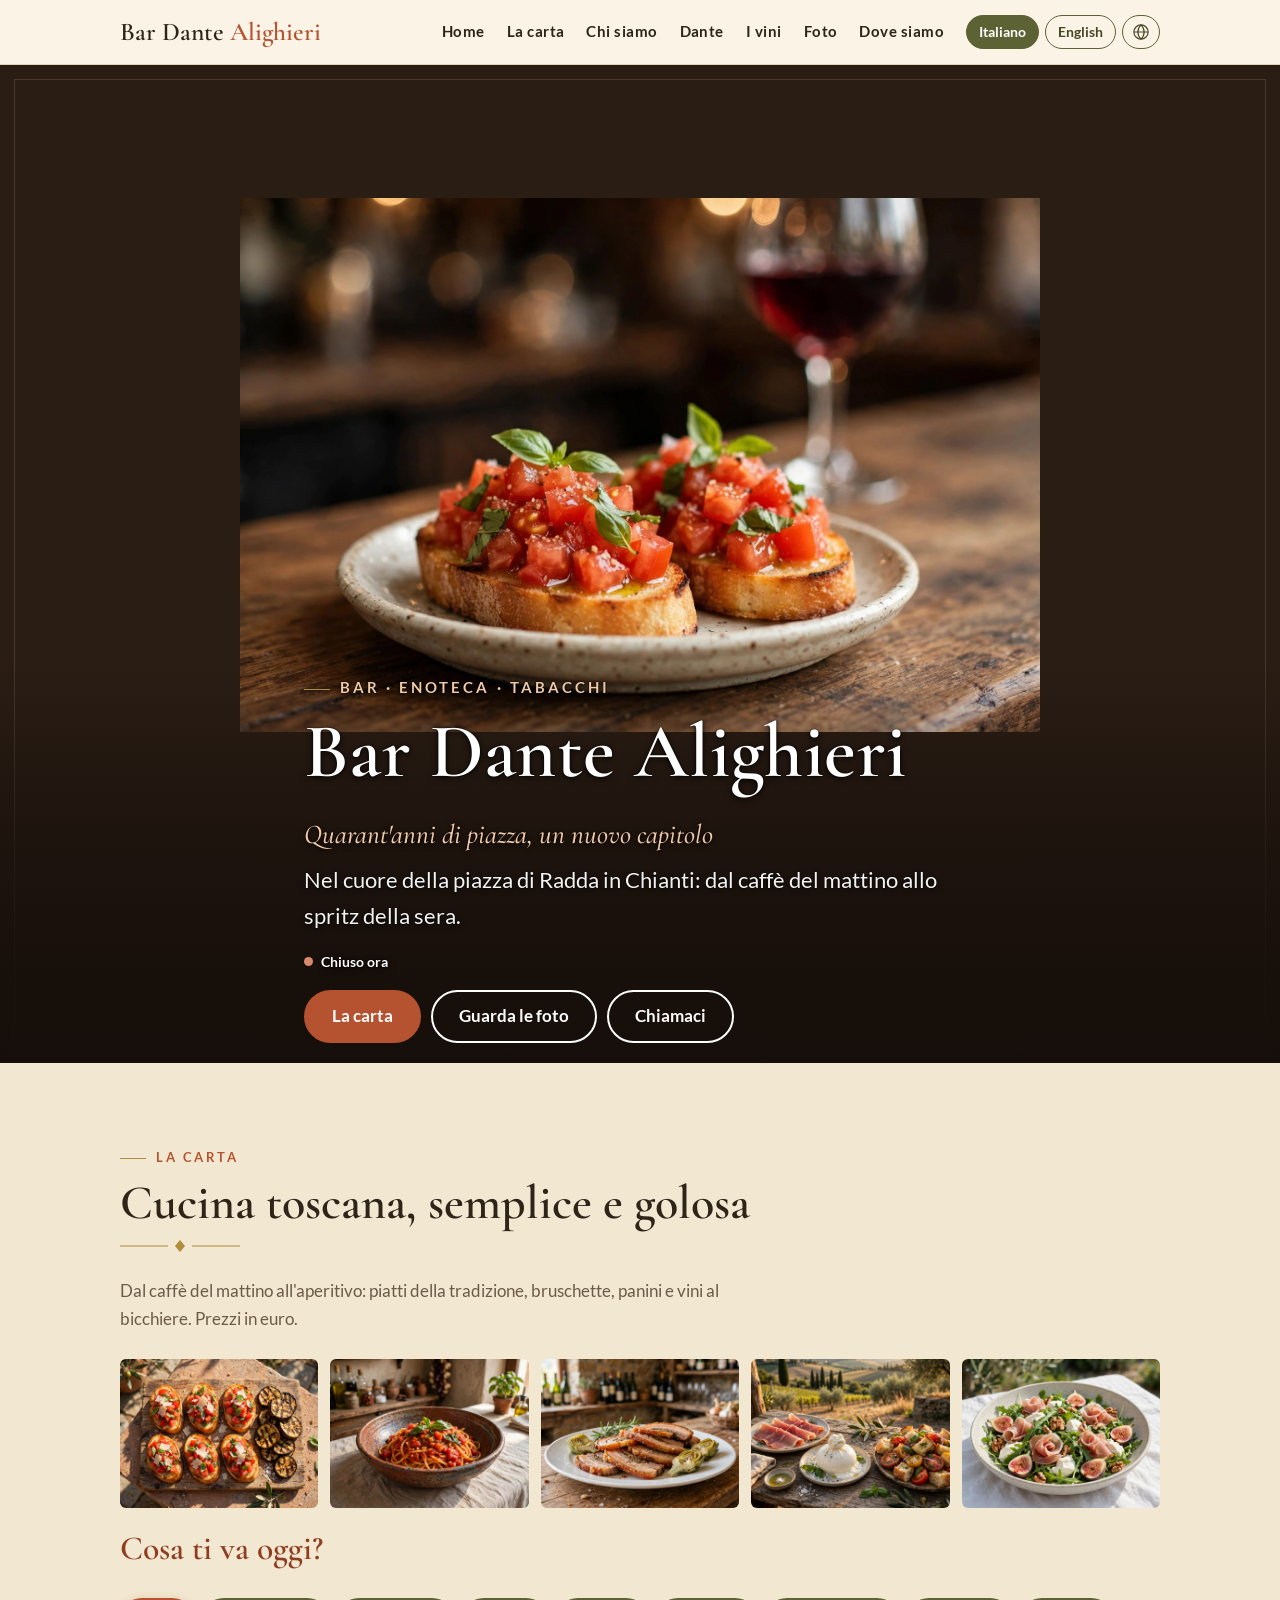
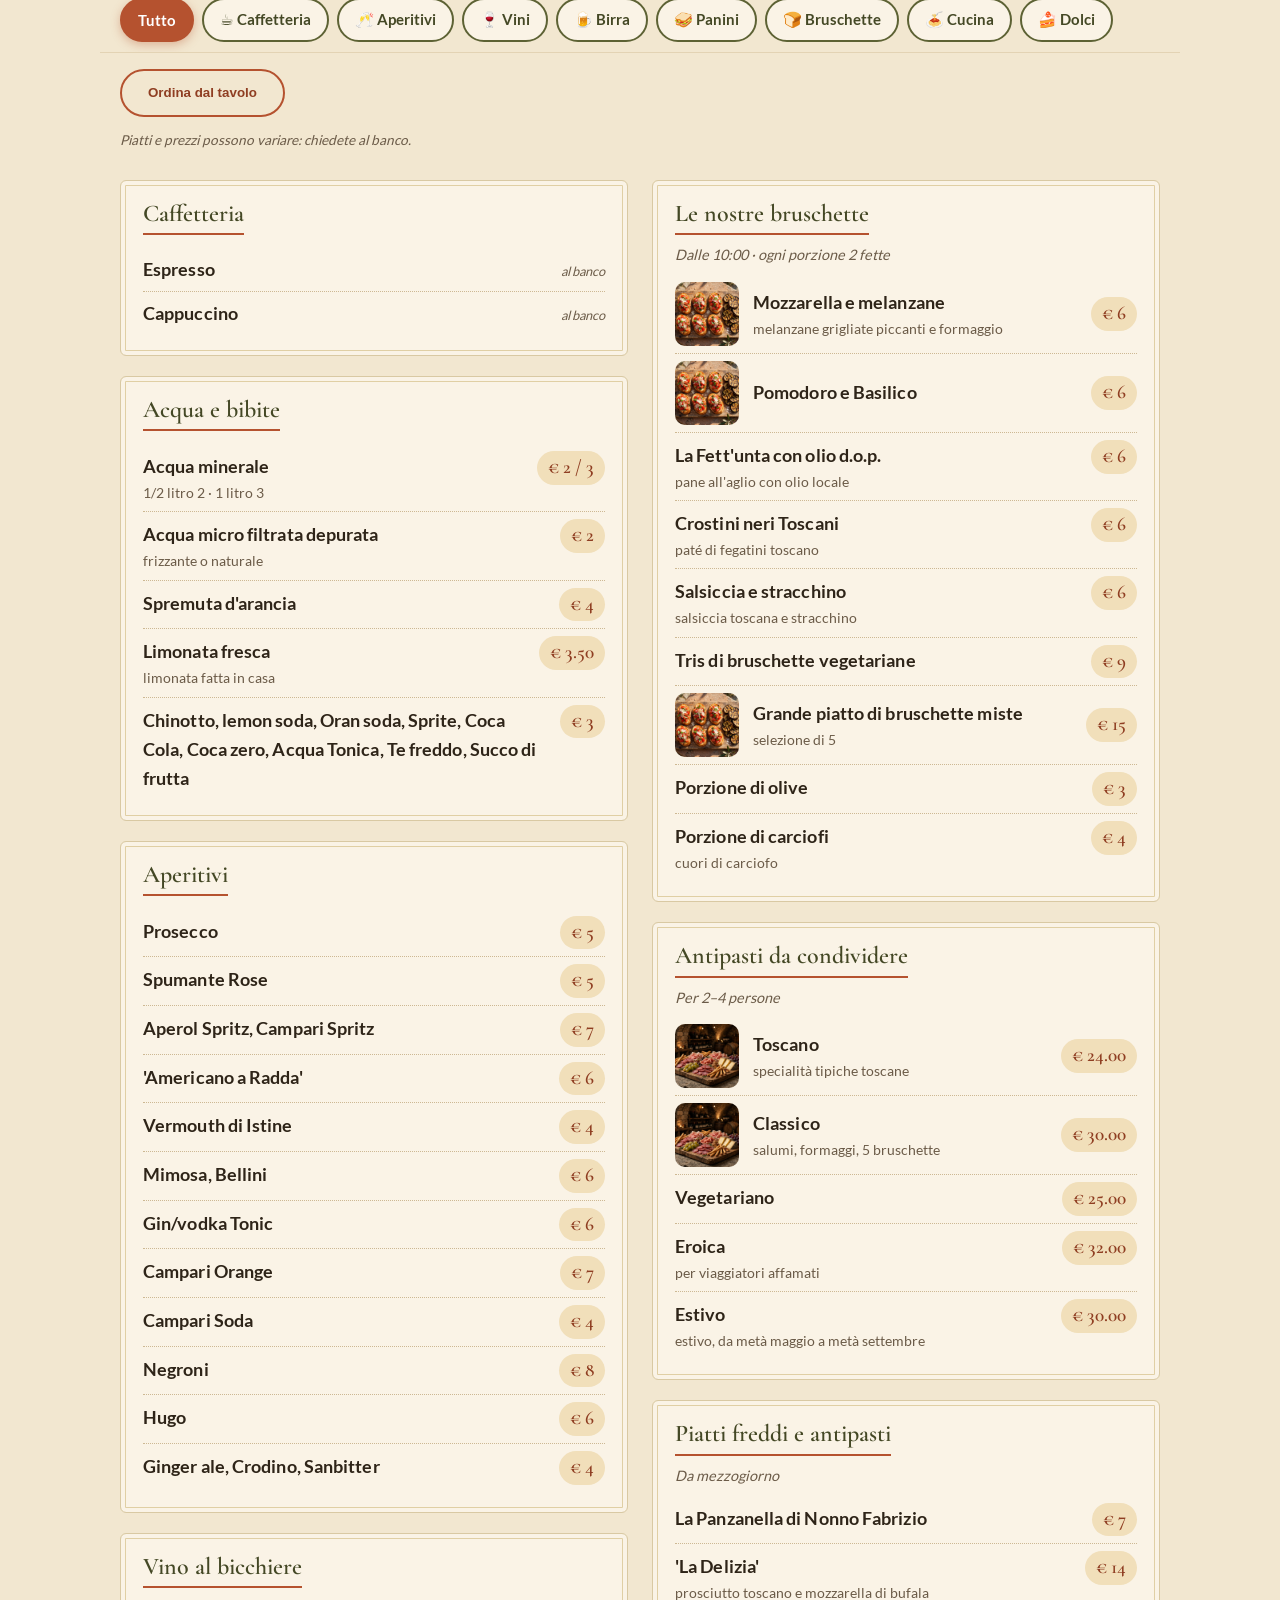
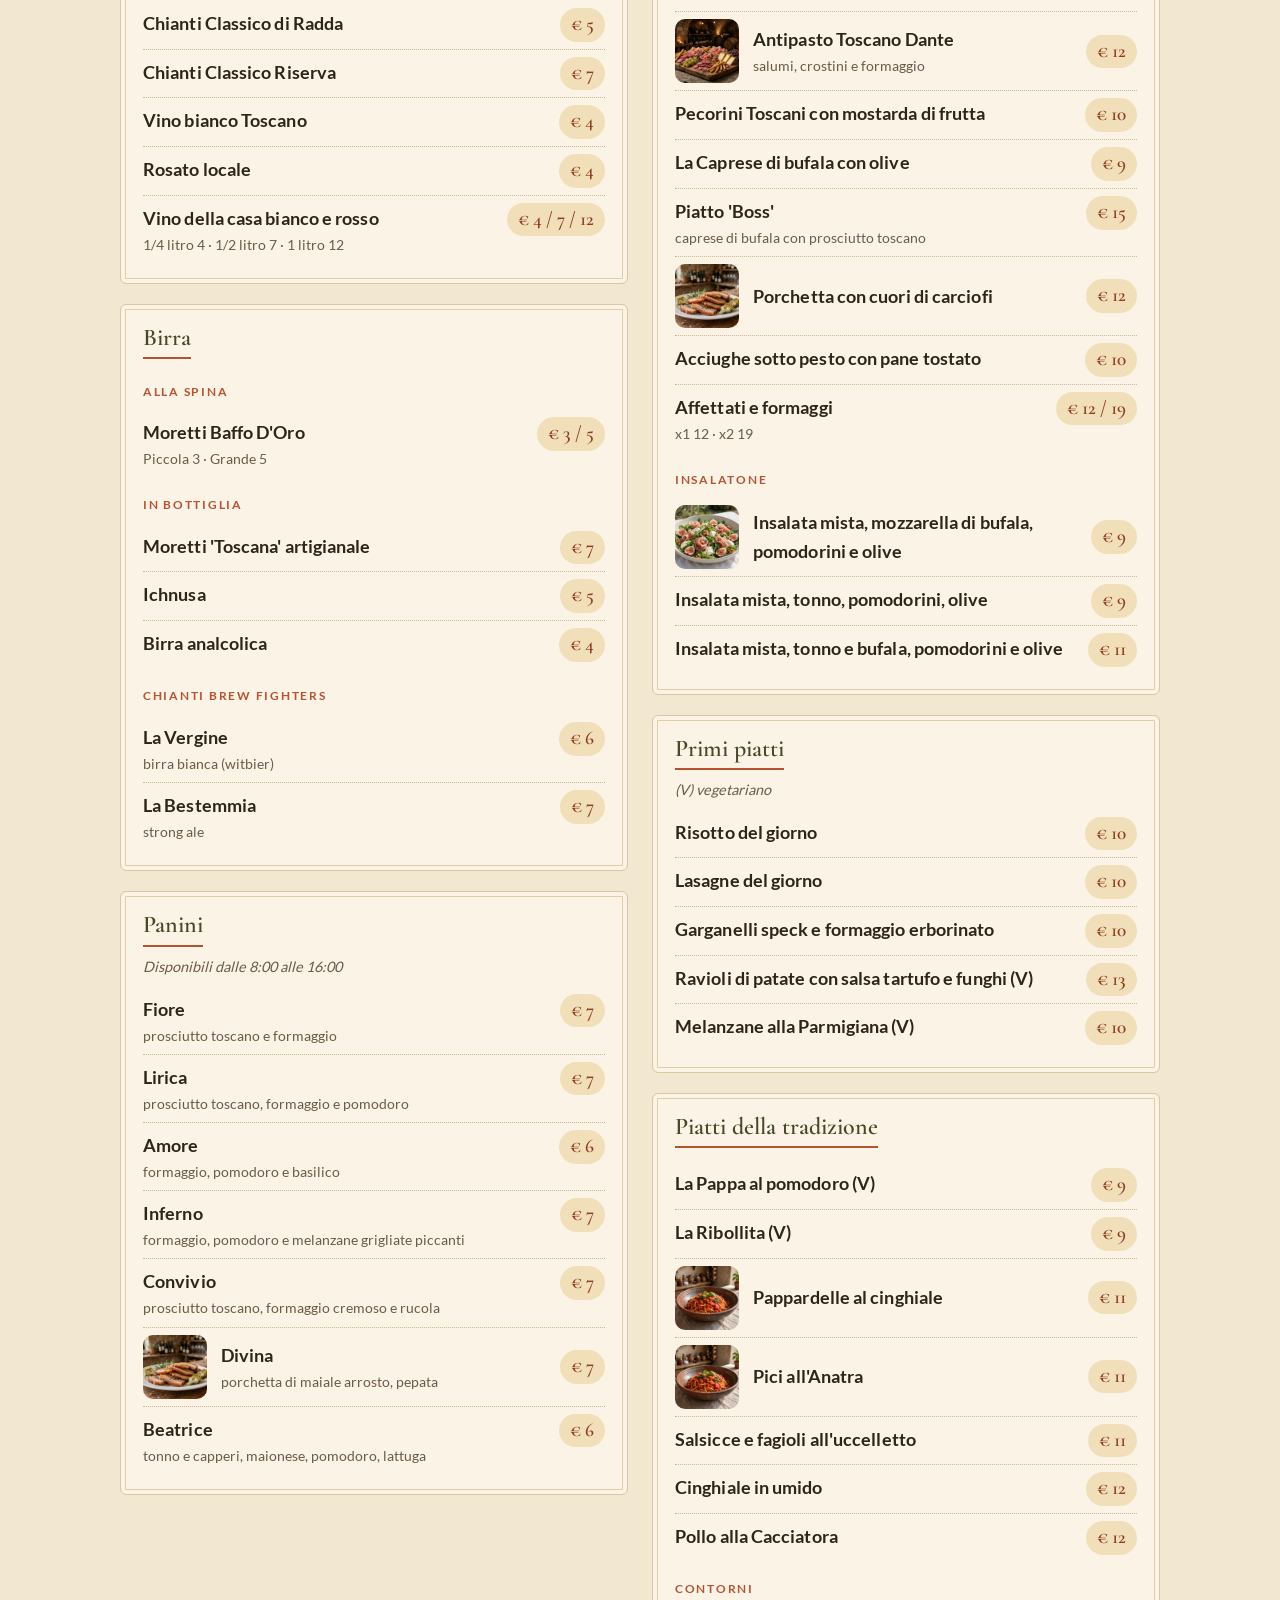
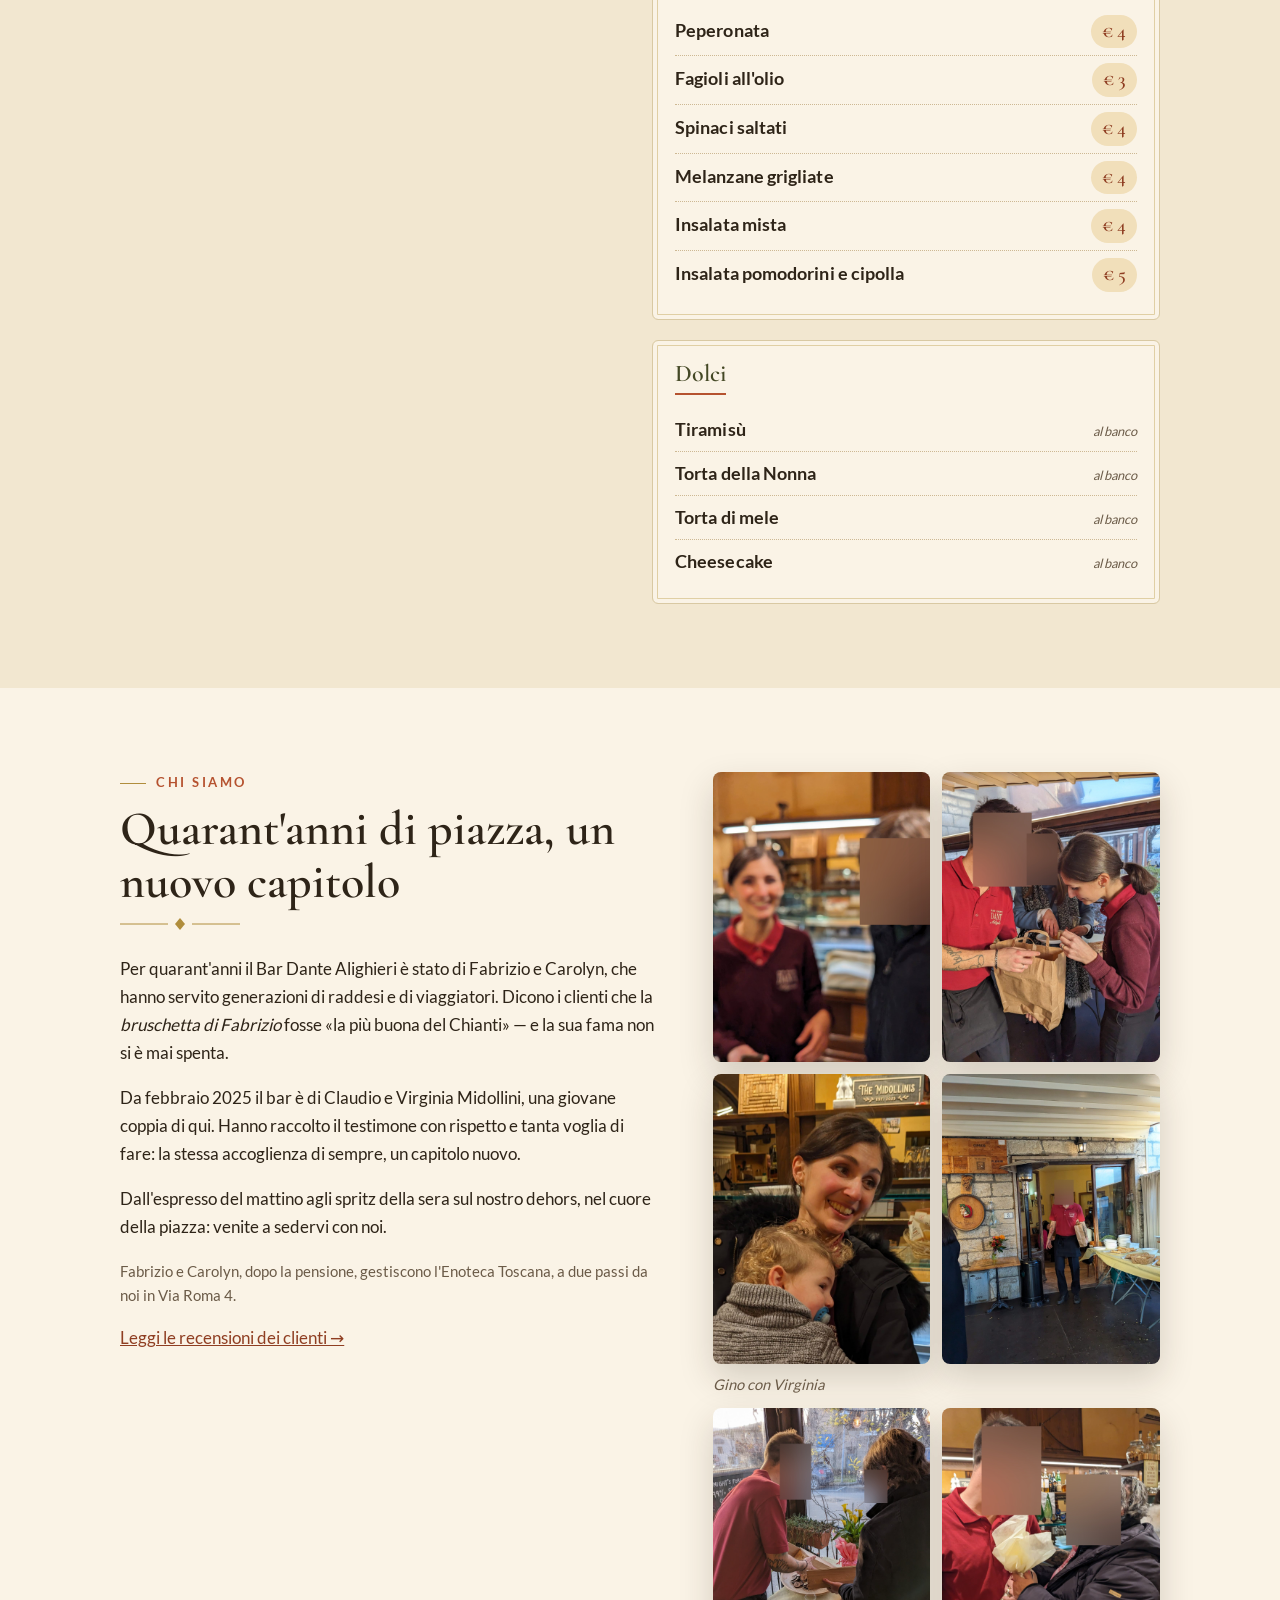
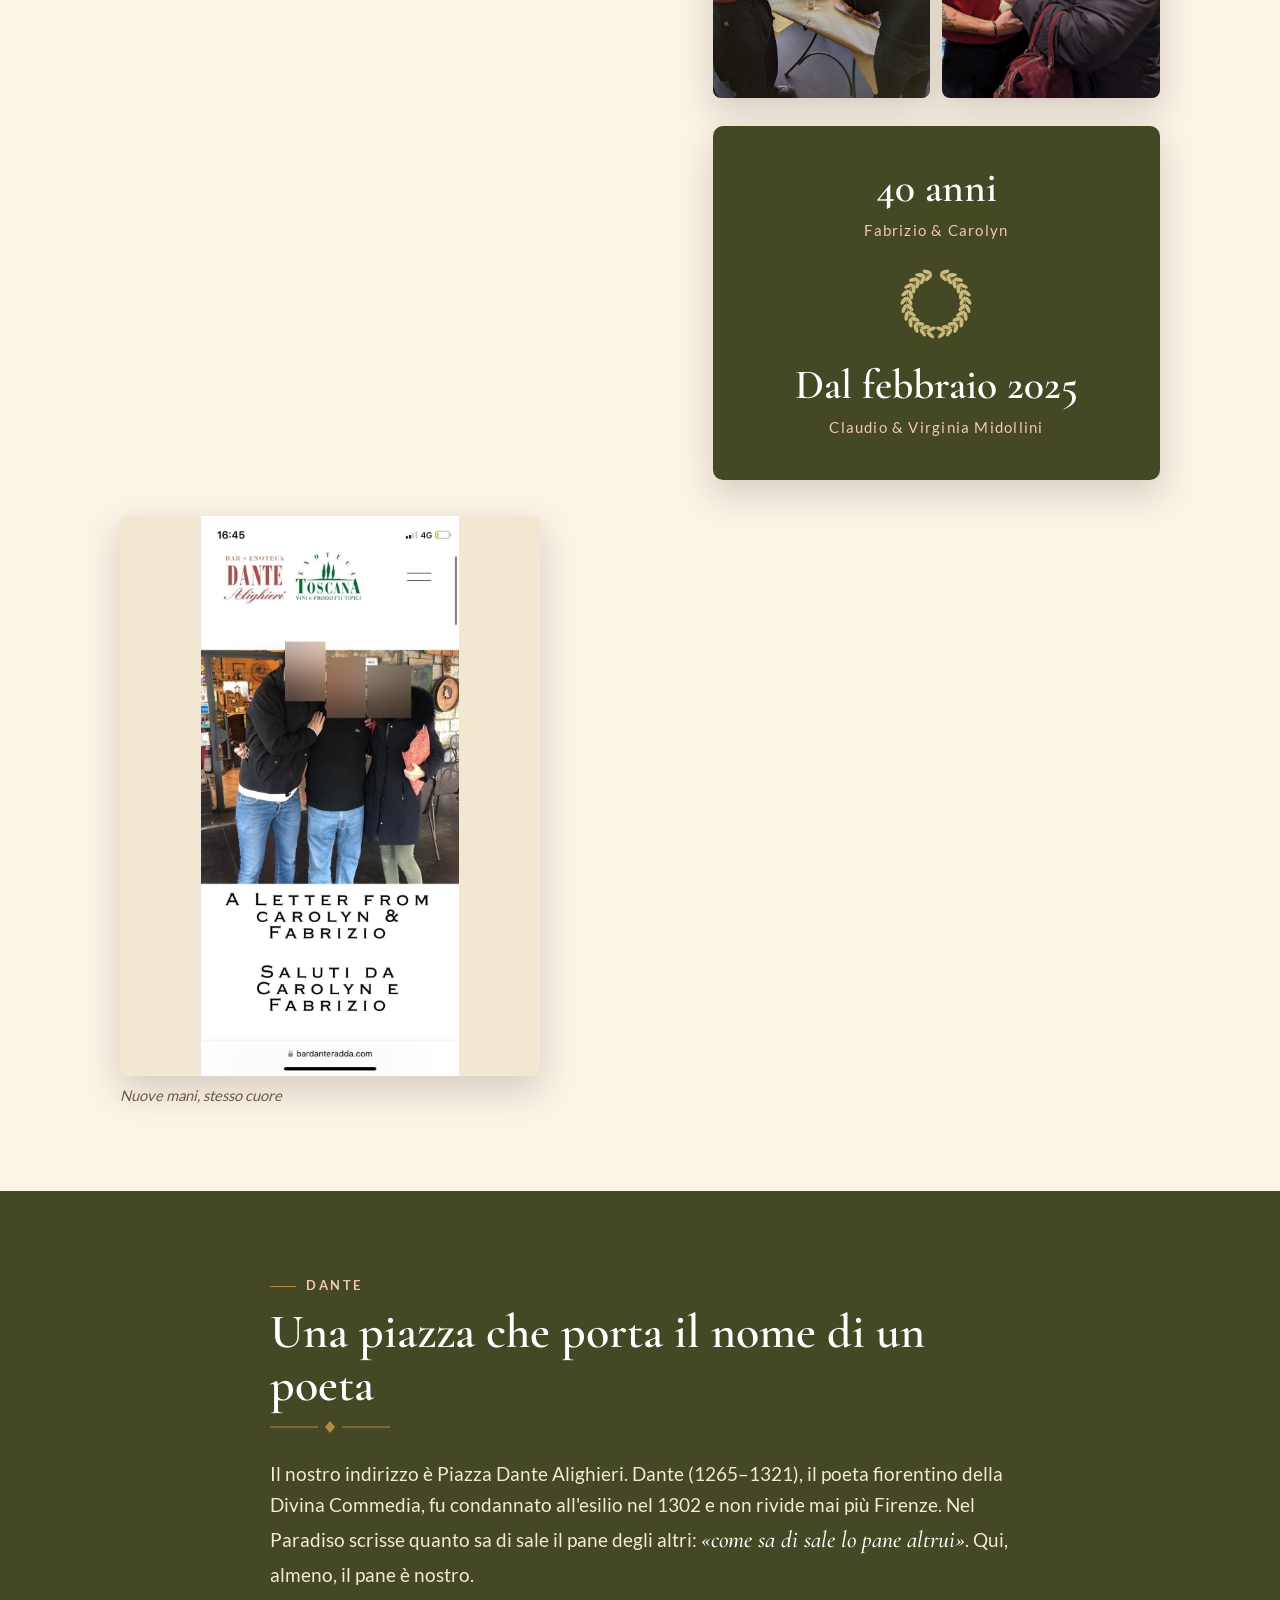
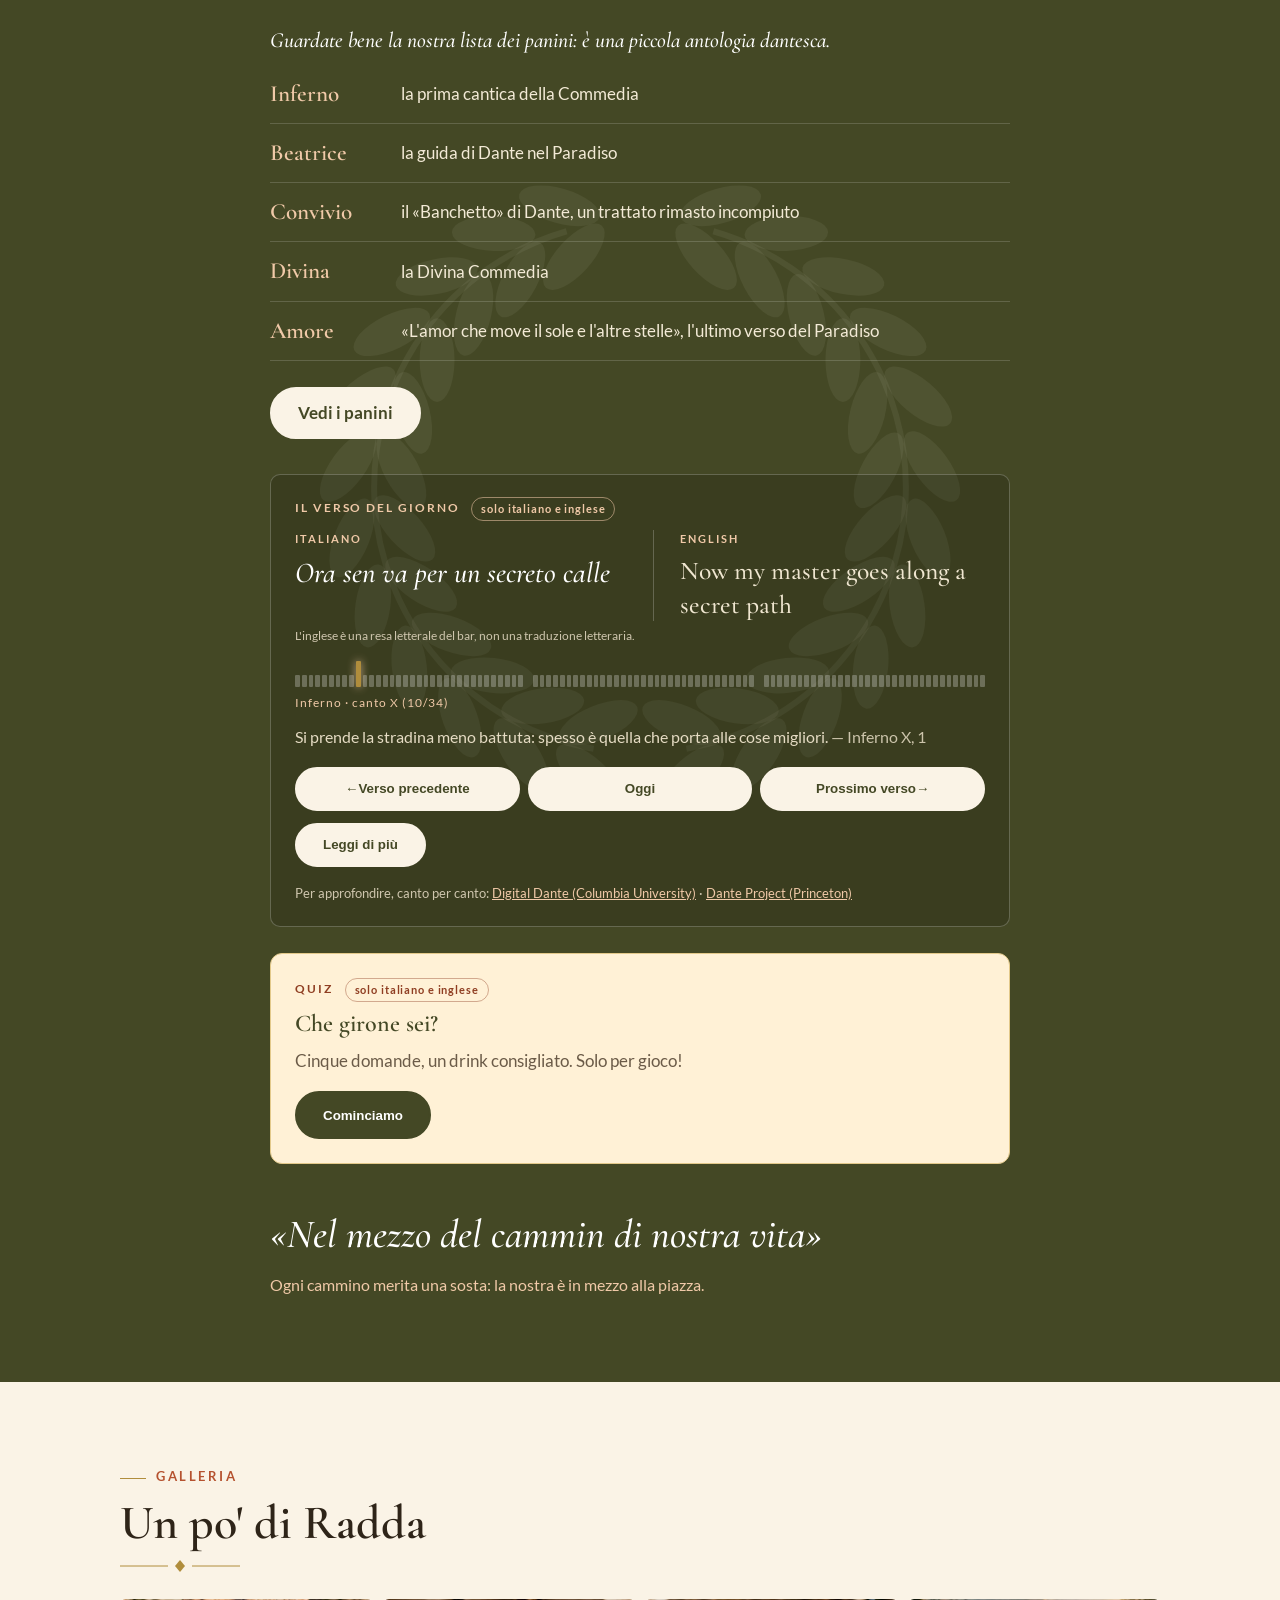
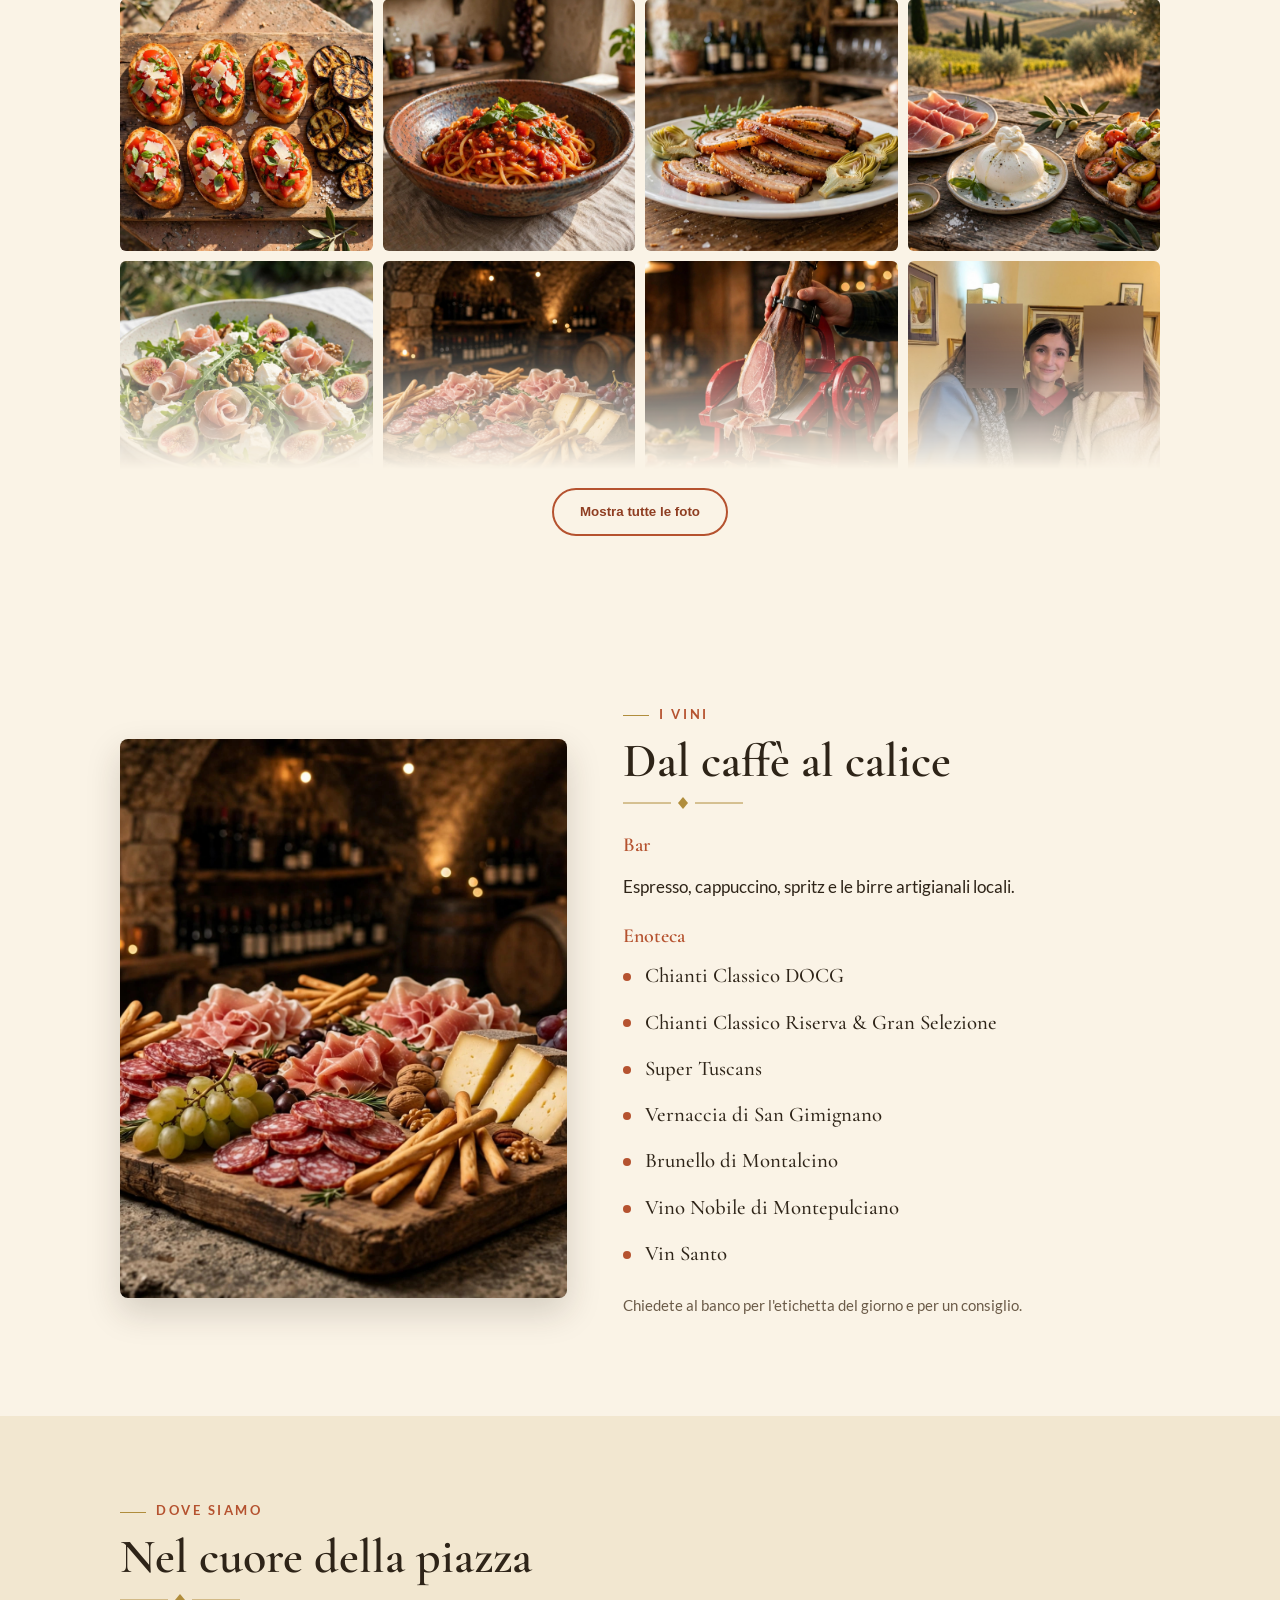
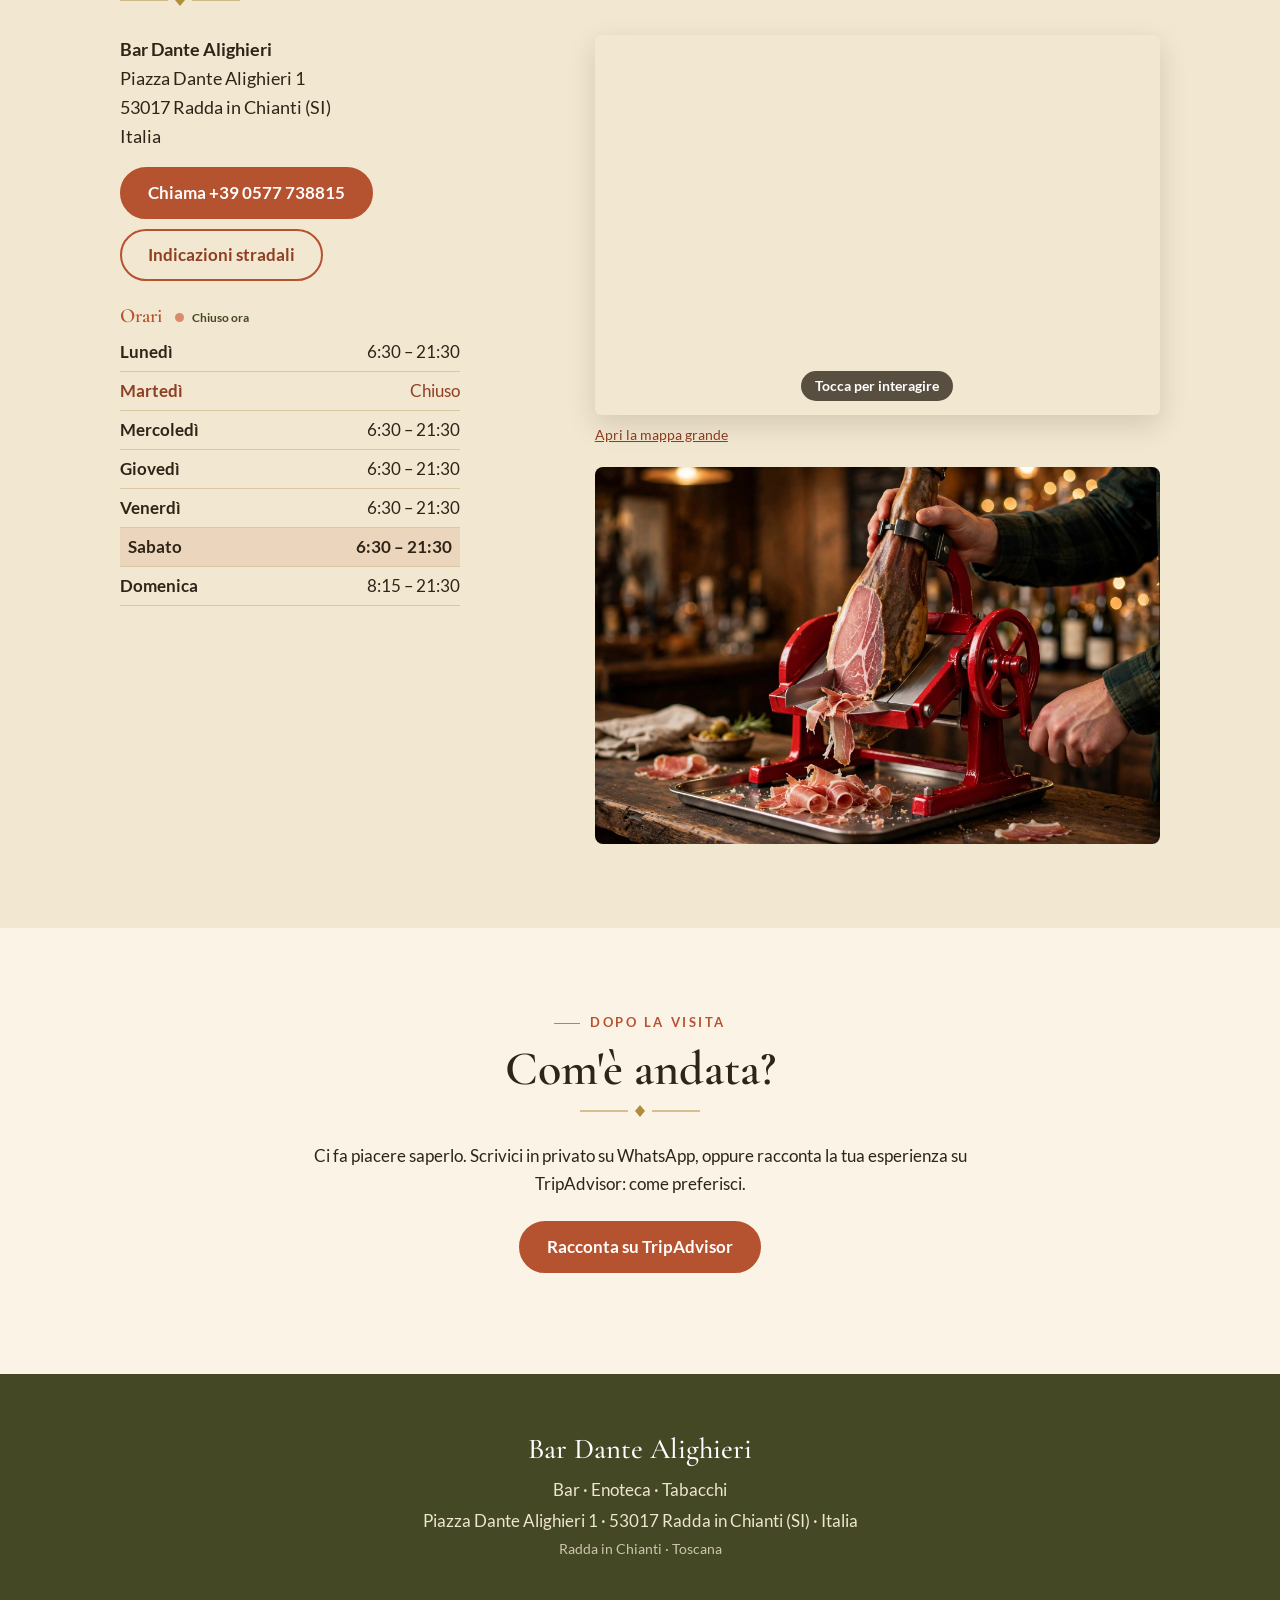
<file: index.html>
<!DOCTYPE html>
<html lang="it" data-lang="it">
<head>
<meta charset="utf-8">
<meta name="viewport" content="width=device-width, initial-scale=1">
<meta name="robots" content="noindex,nofollow">
<meta name="theme-color" content="#444825">
<meta name="mobile-web-app-capable" content="yes">
<meta name="apple-mobile-web-app-capable" content="yes">
<meta name="apple-mobile-web-app-title" content="Bar Dante">
<meta name="apple-mobile-web-app-status-bar-style" content="default">
<link rel="manifest" href="manifest.webmanifest">
<link rel="icon" href="icons/icon.svg" type="image/svg+xml">
<link rel="apple-touch-icon" href="icons/apple-touch-icon.png">
<title>Bar Dante Alighieri · Radda in Chianti</title>
<meta name="description" content="Bar Dante Alighieri — Bar · Enoteca · Tabacchi nella piazza di Radda in Chianti. Caffè, vini del Chianti e cucina toscana. / Bar, wine bar and tobacconist on the village square of Radda in Chianti.">
<!-- Fonts are self-hosted (no request to Google): fewer round trips, works offline, nothing to track -->
<link rel="preload" href="fonts/cormorant-garamond-latin-600-normal.woff2" as="font" type="font/woff2" crossorigin>
<link rel="preload" href="fonts/lato-latin-400-normal.woff2" as="font" type="font/woff2" crossorigin>
<script>document.documentElement.className+=" js";</script>
<link rel="stylesheet" href="styles.css">
<link rel="stylesheet" href="layout.css">
</head>
<body>
<svg width="0" height="0" style="position:absolute" aria-hidden="true" focusable="false"><defs><symbol id="laurel" viewBox="0 0 200 200"><g fill="currentColor"><ellipse cx="89.1" cy="162.0" rx="11" ry="4.6" transform="rotate(158.0 89.1 162.0)"/><ellipse cx="86.6" cy="175.8" rx="11" ry="4.6" transform="rotate(222.0 86.6 175.8)"/><ellipse cx="74.4" cy="157.6" rx="11" ry="4.6" transform="rotate(172.0 74.4 157.6)"/><ellipse cx="68.7" cy="170.3" rx="11" ry="4.6" transform="rotate(236.0 68.7 170.3)"/><ellipse cx="61.2" cy="149.6" rx="11" ry="4.6" transform="rotate(186.0 61.2 149.6)"/><ellipse cx="52.6" cy="160.7" rx="11" ry="4.6" transform="rotate(250.0 52.6 160.7)"/><ellipse cx="50.4" cy="138.8" rx="11" ry="4.6" transform="rotate(200.0 50.4 138.8)"/><ellipse cx="39.3" cy="147.4" rx="11" ry="4.6" transform="rotate(264.0 39.3 147.4)"/><ellipse cx="42.4" cy="125.6" rx="11" ry="4.6" transform="rotate(214.0 42.4 125.6)"/><ellipse cx="29.7" cy="131.3" rx="11" ry="4.6" transform="rotate(278.0 29.7 131.3)"/><ellipse cx="38.0" cy="110.9" rx="11" ry="4.6" transform="rotate(228.0 38.0 110.9)"/><ellipse cx="24.2" cy="113.4" rx="11" ry="4.6" transform="rotate(292.0 24.2 113.4)"/><ellipse cx="37.2" cy="95.6" rx="11" ry="4.6" transform="rotate(242.0 37.2 95.6)"/><ellipse cx="23.2" cy="94.6" rx="11" ry="4.6" transform="rotate(306.0 23.2 94.6)"/><ellipse cx="40.1" cy="80.5" rx="11" ry="4.6" transform="rotate(256.0 40.1 80.5)"/><ellipse cx="26.8" cy="76.2" rx="11" ry="4.6" transform="rotate(320.0 26.8 76.2)"/><ellipse cx="46.6" cy="66.6" rx="11" ry="4.6" transform="rotate(270.0 46.6 66.6)"/><ellipse cx="34.7" cy="59.2" rx="11" ry="4.6" transform="rotate(334.0 34.7 59.2)"/><ellipse cx="56.2" cy="54.7" rx="11" ry="4.6" transform="rotate(284.0 56.2 54.7)"/><ellipse cx="46.5" cy="44.6" rx="11" ry="4.6" transform="rotate(348.0 46.5 44.6)"/><ellipse cx="68.5" cy="45.4" rx="11" ry="4.6" transform="rotate(298.0 68.5 45.4)"/><ellipse cx="61.5" cy="33.3" rx="11" ry="4.6" transform="rotate(362.0 61.5 33.3)"/><ellipse cx="82.6" cy="39.4" rx="11" ry="4.6" transform="rotate(312.0 82.6 39.4)"/><ellipse cx="78.8" cy="26.0" rx="11" ry="4.6" transform="rotate(376.0 78.8 26.0)"/><ellipse cx="110.9" cy="162.0" rx="11" ry="4.6" transform="rotate(202.0 110.9 162.0)"/><ellipse cx="113.4" cy="175.8" rx="11" ry="4.6" transform="rotate(138.0 113.4 175.8)"/><ellipse cx="125.6" cy="157.6" rx="11" ry="4.6" transform="rotate(188.0 125.6 157.6)"/><ellipse cx="131.3" cy="170.3" rx="11" ry="4.6" transform="rotate(124.0 131.3 170.3)"/><ellipse cx="138.8" cy="149.6" rx="11" ry="4.6" transform="rotate(174.0 138.8 149.6)"/><ellipse cx="147.4" cy="160.7" rx="11" ry="4.6" transform="rotate(110.0 147.4 160.7)"/><ellipse cx="149.6" cy="138.8" rx="11" ry="4.6" transform="rotate(160.0 149.6 138.8)"/><ellipse cx="160.7" cy="147.4" rx="11" ry="4.6" transform="rotate(96.0 160.7 147.4)"/><ellipse cx="157.6" cy="125.6" rx="11" ry="4.6" transform="rotate(146.0 157.6 125.6)"/><ellipse cx="170.3" cy="131.3" rx="11" ry="4.6" transform="rotate(82.0 170.3 131.3)"/><ellipse cx="162.0" cy="110.9" rx="11" ry="4.6" transform="rotate(132.0 162.0 110.9)"/><ellipse cx="175.8" cy="113.4" rx="11" ry="4.6" transform="rotate(68.0 175.8 113.4)"/><ellipse cx="162.8" cy="95.6" rx="11" ry="4.6" transform="rotate(118.0 162.8 95.6)"/><ellipse cx="176.8" cy="94.6" rx="11" ry="4.6" transform="rotate(54.0 176.8 94.6)"/><ellipse cx="159.9" cy="80.5" rx="11" ry="4.6" transform="rotate(104.0 159.9 80.5)"/><ellipse cx="173.2" cy="76.2" rx="11" ry="4.6" transform="rotate(40.0 173.2 76.2)"/><ellipse cx="153.4" cy="66.6" rx="11" ry="4.6" transform="rotate(90.0 153.4 66.6)"/><ellipse cx="165.3" cy="59.2" rx="11" ry="4.6" transform="rotate(26.0 165.3 59.2)"/><ellipse cx="143.8" cy="54.7" rx="11" ry="4.6" transform="rotate(76.0 143.8 54.7)"/><ellipse cx="153.5" cy="44.6" rx="11" ry="4.6" transform="rotate(12.0 153.5 44.6)"/><ellipse cx="131.5" cy="45.4" rx="11" ry="4.6" transform="rotate(62.0 131.5 45.4)"/><ellipse cx="138.5" cy="33.3" rx="11" ry="4.6" transform="rotate(-2.0 138.5 33.3)"/><ellipse cx="117.4" cy="39.4" rx="11" ry="4.6" transform="rotate(48.0 117.4 39.4)"/><ellipse cx="121.2" cy="26.0" rx="11" ry="4.6" transform="rotate(-16.0 121.2 26.0)"/></g><path d="M87.8 168.9 A70 70 0 0 1 80.7 32.7" fill="none" stroke="currentColor" stroke-width="1.6"/><path d="M112.2 168.9 A70 70 0 0 0 119.3 32.7" fill="none" stroke="currentColor" stroke-width="1.6"/></symbol></defs></svg>

<header class="site-header" id="top">
  <div class="wrap header-inner">
    <a class="brand" href="#home" aria-label="Bar Dante Alighieri">Bar Dante <span>Alighieri</span></a>
    <nav id="nav" class="nav">
      <a href="#home"><span lang="it">Home</span><span lang="en">Home</span></a>
      <a href="#carta"><span lang="it">La carta</span><span lang="en">Menu</span></a>
      <a href="#chi-siamo"><span lang="it">Chi siamo</span><span lang="en">About</span></a>
      <a href="#dante"><span lang="it">Dante</span><span lang="en">Dante</span></a>
      <a href="#vini"><span lang="it">I vini</span><span lang="en">Wines</span></a>
      <a href="#galleria" id="navGallery" hidden><span lang="it">Foto</span><span lang="en">Photos</span></a>
      <a href="#dove-siamo"><span lang="it">Dove siamo</span><span lang="en">Find us</span></a>
    </nav>
    <div class="lang-picker" id="langPicker" role="group" aria-label="Lingua / Language">
      <button type="button" class="lang-btn" data-lang-code="it" lang="it" aria-pressed="true" aria-label="Italiano"><span class="full">Italiano</span><span class="abbr" aria-hidden="true">IT</span></button>
      <button type="button" class="lang-btn" data-lang-code="en" lang="en" aria-pressed="false" aria-label="English"><span class="full">English</span><span class="abbr" aria-hidden="true">EN</span></button>
      <div class="more-wrap">
        <button type="button" class="lang-btn more-btn" id="moreLangBtn" aria-haspopup="true" aria-expanded="false" aria-controls="langPanel" aria-label="More languages" title="More languages">
          <svg viewBox="0 0 24 24" width="18" height="18" aria-hidden="true" fill="none" stroke="currentColor" stroke-width="1.6"><circle cx="12" cy="12" r="9.5"/><path d="M2.5 12h19M12 2.5c2.8 2.6 4.2 5.8 4.2 9.5s-1.4 6.9-4.2 9.5c-2.8-2.6-4.2-5.8-4.2-9.5S9.2 5.1 12 2.5z"/></svg><span class="more-label"><span lang="it">Altre lingue</span><span lang="en">More languages</span></span>
        </button>
        <div class="lang-panel" id="langPanel" hidden>
          <ul>
          <li><button type="button" class="lang-item" data-lang-code="zh" lang="zh">中文 (Chinese)</button></li>
          <li><button type="button" class="lang-item" data-lang-code="fr" lang="fr">Français (French)</button></li>
          <li><button type="button" class="lang-item" data-lang-code="de" lang="de">Deutsch (German)</button></li>
          <li><button type="button" class="lang-item" data-lang-code="ja" lang="ja">日本語 (Japanese)</button></li>
          <li><button type="button" class="lang-item" data-lang-code="es" lang="es">Español (Spanish)</button></li>
          <li class="lang-divider" role="separator"></li>
          <li><button type="button" class="lang-item" data-lang-code="sq" lang="sq">Shqip (Albanian)</button></li>
          <li><button type="button" class="lang-item" data-lang-code="ar" lang="ar">العربية (Arabic)</button></li>
          <li><button type="button" class="lang-item" data-lang-code="hr" lang="hr">Hrvatski (Croatian)</button></li>
          <li><button type="button" class="lang-item" data-lang-code="cs" lang="cs">Čeština (Czech)</button></li>
          <li><button type="button" class="lang-item" data-lang-code="da" lang="da">Dansk (Danish)</button></li>
          <li><button type="button" class="lang-item" data-lang-code="nl" lang="nl">Nederlands (Dutch)</button></li>
          <li><button type="button" class="lang-item" data-lang-code="fa" lang="fa">فارسی (Farsi)</button></li>
          <li><button type="button" class="lang-item" data-lang-code="fi" lang="fi">Suomi (Finnish)</button></li>
          <li><button type="button" class="lang-item" data-lang-code="el" lang="el">Ελληνικά (Greek)</button></li>
          <li><button type="button" class="lang-item" data-lang-code="he" lang="he">עברית (Hebrew)</button></li>
          <li><button type="button" class="lang-item" data-lang-code="hi" lang="hi">हिन्दी (Hindi)</button></li>
          <li><button type="button" class="lang-item" data-lang-code="hu" lang="hu">Magyar (Hungarian)</button></li>
          <li><button type="button" class="lang-item" data-lang-code="ko" lang="ko">한국어 (Korean)</button></li>
          <li><button type="button" class="lang-item" data-lang-code="no" lang="no">Norsk (Norwegian)</button></li>
          <li><button type="button" class="lang-item" data-lang-code="pl" lang="pl">Polski (Polish)</button></li>
          <li><button type="button" class="lang-item" data-lang-code="pt" lang="pt">Português (Portuguese)</button></li>
          <li><button type="button" class="lang-item" data-lang-code="ro" lang="ro">Română (Romanian)</button></li>
          <li><button type="button" class="lang-item" data-lang-code="ru" lang="ru">Русский (Russian)</button></li>
          <li><button type="button" class="lang-item" data-lang-code="gd" lang="gd">Gàidhlig (Scottish Gaelic)</button></li>
          <li><button type="button" class="lang-item" data-lang-code="sw" lang="sw">Kiswahili (Swahili)</button></li>
          <li><button type="button" class="lang-item" data-lang-code="sv" lang="sv">Svenska (Swedish)</button></li>
          <li><button type="button" class="lang-item" data-lang-code="th" lang="th">ไทย (Thai)</button></li>
          <li><button type="button" class="lang-item" data-lang-code="tr" lang="tr">Türkçe (Turkish)</button></li>
          <li><button type="button" class="lang-item" data-lang-code="uk" lang="uk">Українська (Ukrainian)</button></li>
          </ul>
        </div>
      </div>
    </div>
    <button class="menu-toggle" id="menuToggle" aria-expanded="false" aria-controls="nav">
      <span class="sr-only"><span lang="it">Menu</span><span lang="en">Menu</span></span>
      <span class="bars" aria-hidden="true"></span>
    </button>
  </div>
</header>

<p class="mt-note" id="mtNote" hidden>Traduzione automatica — in attesa di revisione da parte di un madrelingua / Automatic translation — awaiting native-speaker review.</p>

<main>

<!-- HOME -->
<section class="hero hero-has-photo" id="home">
  <img class="hero-photo" src="photos/hero-platter-tomato.jpg" alt="Due bruschette al pomodoro" data-alt-it="Due bruschette al pomodoro" data-alt-en="Two tomato bruschette" width="983" height="975" fetchpriority="high" decoding="async">
  <svg class="hero-laurel" aria-hidden="true" focusable="false"><use href="#laurel"/></svg>
  <div class="hero-strip">
    <div class="wrap hero-content">
      <p class="eyebrow">Bar · Enoteca · Tabacchi</p>
      <h1>Bar Dante Alighieri</h1>
      <p class="hero-story"><span lang="it">Quarant'anni di piazza, un nuovo capitolo</span><span lang="en">Forty years on the square, a new chapter</span></p>
      <p class="lead">
        <span lang="it">Nel cuore della piazza di Radda in Chianti: dal caffè del mattino allo spritz della sera.</span><span lang="en">In the heart of the village square in Radda in Chianti: from the morning espresso to the evening spritz.</span>
      </p>
      <p class="hero-open"><span class="open-badge " data-open><span class="ob ob-open"><span lang="it">Aperto ora · fino alle {t}</span><span lang="en">Open now · until {t}</span></span><span class="ob ob-closed"><span lang="it">Chiuso ora</span><span lang="en">Closed now</span></span><span class="ob ob-closedtoday"><span lang="it">Oggi chiuso</span><span lang="en">Closed today</span></span></span></p>
      <div class="hero-actions">
        <a class="btn" href="#carta"><span lang="it">La carta</span><span lang="en">See the menu</span></a>
        <a class="btn btn-ghost" id="galleryCta" href="#galleria" hidden><span lang="it">Guarda le foto</span><span lang="en">See the photos</span></a>
        <a class="btn btn-ghost" href="tel:+390577738815"><span lang="it">Chiamaci</span><span lang="en">Call us</span></a>
      </div>
    </div>
  </div>
</section>

<!-- LA CARTA — the centrepiece; guests open it from a QR code on their phones -->
<!-- PLACEHOLDER MENU: this is the 2022-era menu (and prices) from the previous owners' site, enotecatoscanaradda.com/menu.
     Pending the new owners' (Claudio and Virginia) confirmation — dishes and prices may have changed. Prices in euro.
     Italian dish names and English descriptions are as published; Italian descriptions are our translations.
     Caffetteria and Dolci come from the family's own draft menu and have NO prices yet (shown as "al banco / at the counter").
     Filtering: each card carries data-cats; the chips carry data-filter. Deep link: index.html?cat=panini -->
<section class="section tint" id="carta">
  <div class="wrap">
    <p class="eyebrow"><span lang="it">La carta</span><span lang="en">The menu</span></p>
    <h2><span lang="it">Cucina toscana, semplice e golosa</span><span lang="en">Tuscan cooking, simple and generous</span></h2>
    <p class="section-intro">
      <span lang="it">Dal caffè del mattino all'aperitivo: piatti della tradizione, bruschette, panini e vini al bicchiere. Prezzi in euro.</span><span lang="en">From morning coffee to aperitivo: traditional dishes, bruschette, sandwiches and wines by the glass. Prices in euro.</span>
    </p>
    <div class="photo-strip">
      <img src="photos/photo-02.jpg" alt="Bruschette al pomodoro, melanzane e formaggio" data-alt-it="Bruschette al pomodoro, melanzane grigliate e formaggio" data-alt-en="Bruschette with tomato, grilled aubergine and cheese" loading="lazy" width="1200" height="1200">
      <img src="photos/photo-03.jpg" alt="Pasta al pomodoro" data-alt-it="Pasta al pomodoro in ciotola decorata" data-alt-en="Pasta with tomato sauce in a decorated bowl" loading="lazy" width="1200" height="1200">
      <img src="photos/photo-04.jpg" alt="Porchetta con carciofi" data-alt-it="Porchetta affettata con cuori di carciofo" data-alt-en="Sliced porchetta with artichoke hearts" loading="lazy" width="1200" height="1200">
      <img src="photos/photo-05.jpg" alt="Prosciutto, burrata e panzanella" data-alt-it="Prosciutto, burrata e panzanella in un piatto" data-alt-en="Prosciutto, burrata and panzanella on one plate" loading="lazy" width="1200" height="800">
      <img src="photos/photo-07.jpg" alt="Insalata con fichi e prosciutto" data-alt-it="Insalata di rucola, fichi, prosciutto, noci e formaggio fresco" data-alt-en="Salad of rocket, figs, prosciutto, walnuts and fresh cheese" loading="lazy" width="1200" height="1200">
    </div>
    <p class="menu-ask"><span lang="it">Cosa ti va oggi?</span><span lang="en">What are you in the mood for?</span></p>
    <nav class="menu-tabs" id="menuFilter" aria-label="Menu">
        <button type="button" data-filter="all" aria-pressed="true" class="active"><span lang="it">Tutto</span><span lang="en">All</span></button>
        <button type="button" data-filter="caffe" aria-pressed="false"><span lang="it">Caffetteria</span><span lang="en">Coffee &amp; soft drinks</span></button>
        <button type="button" data-filter="aperitivi" aria-pressed="false"><span lang="it">Aperitivi</span><span lang="en">Aperitifs</span></button>
        <button type="button" data-filter="vini" aria-pressed="false"><span lang="it">Vini</span><span lang="en">Wine</span></button>
        <button type="button" data-filter="birra" aria-pressed="false"><span lang="it">Birra</span><span lang="en">Beer</span></button>
        <button type="button" data-filter="panini" aria-pressed="false"><span lang="it">Panini</span><span lang="en">Sandwiches</span></button>
        <button type="button" data-filter="bruschette" aria-pressed="false"><span lang="it">Bruschette</span><span lang="en">Bruschette</span></button>
        <button type="button" data-filter="cucina" aria-pressed="false"><span lang="it">Cucina</span><span lang="en">Kitchen</span></button>
        <button type="button" data-filter="dolci" aria-pressed="false"><span lang="it">Dolci</span><span lang="en">Desserts</span></button>
    </nav>
    <!-- ORDER FROM TABLE: appears only when a WhatsApp number is set in config.js (or ?preview=order). No number, no button. -->
    <div class="order-intro" id="orderIntro" hidden>
      <button type="button" class="btn btn-outline" id="orderToggle" aria-pressed="false"><span lang="it">Ordina dal tavolo</span><span lang="en">Order from your table</span></button>
      <p class="table-badge" id="tableBadge" hidden><span lang="it">Tavolo</span><span lang="en">Table</span> <b id="tableNum"></b></p>
      <p class="order-hint" id="orderHint" hidden><span lang="it">Scegli con + e −, poi invia l'ordine su WhatsApp: il bar ti risponde lì. Si paga al banco, come sempre.</span><span lang="en">Pick with + and −, then send your order on WhatsApp — the bar replies there. Payment is at the counter, as usual.</span></p>
    </div>
    <p class="menu-disclaimer"><span lang="it">Piatti e prezzi possono variare: chiedete al banco.</span><span lang="en">Dishes and prices may vary — please ask at the counter.</span></p>
    <div class="menu-grid">
      <article class="menu-card" id="menu-caffe" data-cats="caffe">
        <h3><button type="button" class="card-toggle" aria-expanded="false" aria-controls="menu-caffe-body"><span lang="it">Caffetteria</span><span lang="en">Coffee</span></button></h3>
        <div class="card-body" id="menu-caffe-body">
          <ul>
            <li><span class="dish"><strong>Espresso</strong></span><span class="price ask"><span lang="it">al banco</span><span lang="en">at the counter</span></span></li>
            <li><span class="dish"><strong>Cappuccino</strong></span><span class="price ask"><span lang="it">al banco</span><span lang="en">at the counter</span></span></li>
          </ul>
        </div>
      </article>
      <article class="menu-card" id="menu-soft" data-cats="caffe">
        <h3><button type="button" class="card-toggle" aria-expanded="false" aria-controls="menu-soft-body"><span lang="it">Acqua e bibite</span><span lang="en">Water &amp; soft drinks</span></button></h3>
        <div class="card-body" id="menu-soft-body">
          <ul>
            <li data-opts="1/2 litro|1 litro"><span class="dish"><strong>Acqua minerale</strong><em class="desc"><span lang="it">1/2 litro 2 · 1 litro 3</span><span lang="en">1/2 litro 2 · 1 litro 3</span></em></span><span class="price">€&nbsp;2 / 3</span></li>
            <li data-opts="frizzante|naturale"><span class="dish"><strong>Acqua micro filtrata depurata</strong><em class="desc"><span lang="it">frizzante o naturale</span><span lang="en">sparkling or still</span></em></span><span class="price">€&nbsp;2</span></li>
            <li><span class="dish"><strong>Spremuta d'arancia</strong><em class="desc"><span lang="it"></span><span lang="en">fresh orange juice</span></em></span><span class="price">€&nbsp;4</span></li>
            <li><span class="dish"><strong>Limonata fresca</strong><em class="desc"><span lang="it">limonata fatta in casa</span><span lang="en">homemade lemonade</span></em></span><span class="price">€&nbsp;3.50</span></li>
            <li><span class="dish"><strong>Chinotto, lemon soda, Oran soda, Sprite, Coca Cola, Coca zero, Acqua Tonica, Te freddo, Succo di frutta</strong></span><span class="price">€&nbsp;3</span></li>
          </ul>
        </div>
      </article>
      <article class="menu-card" id="menu-aperitivi" data-cats="aperitivi">
        <h3><button type="button" class="card-toggle" aria-expanded="false" aria-controls="menu-aperitivi-body"><span lang="it">Aperitivi</span><span lang="en">Aperitifs</span></button></h3>
        <div class="card-body" id="menu-aperitivi-body">
          <ul>
            <li><span class="dish"><strong>Prosecco</strong></span><span class="price">€&nbsp;5</span></li>
            <li><span class="dish"><strong>Spumante Rose</strong></span><span class="price">€&nbsp;5</span></li>
            <li><span class="dish"><strong>Aperol Spritz, Campari Spritz</strong></span><span class="price">€&nbsp;7</span></li>
            <li><span class="dish"><strong>'Americano a Radda'</strong></span><span class="price">€&nbsp;6</span></li>
            <li><span class="dish"><strong>Vermouth di Istine</strong></span><span class="price">€&nbsp;4</span></li>
            <li><span class="dish"><strong>Mimosa, Bellini</strong></span><span class="price">€&nbsp;6</span></li>
            <li><span class="dish"><strong>Gin/vodka Tonic</strong></span><span class="price">€&nbsp;6</span></li>
            <li><span class="dish"><strong>Campari Orange</strong></span><span class="price">€&nbsp;7</span></li>
            <li><span class="dish"><strong>Campari Soda</strong></span><span class="price">€&nbsp;4</span></li>
            <li><span class="dish"><strong>Negroni</strong></span><span class="price">€&nbsp;8</span></li>
            <li><span class="dish"><strong>Hugo</strong></span><span class="price">€&nbsp;6</span></li>
            <li><span class="dish"><strong>Ginger ale, Crodino, Sanbitter</strong></span><span class="price">€&nbsp;4</span></li>
          </ul>
        </div>
      </article>
      <article class="menu-card" id="menu-vino" data-cats="vini">
        <h3><button type="button" class="card-toggle" aria-expanded="false" aria-controls="menu-vino-body"><span lang="it">Vino al bicchiere</span><span lang="en">Wine by the glass</span></button></h3>
        <div class="card-body" id="menu-vino-body">
          <ul>
            <li><span class="dish"><strong>Chianti Classico di Radda</strong></span><span class="price">€&nbsp;5</span></li>
            <li><span class="dish"><strong>Chianti Classico Riserva</strong></span><span class="price">€&nbsp;7</span></li>
            <li><span class="dish"><strong>Vino bianco Toscano</strong></span><span class="price">€&nbsp;4</span></li>
            <li><span class="dish"><strong>Rosato locale</strong></span><span class="price">€&nbsp;4</span></li>
            <li data-opts="1/4 litro|1/2 litro|1 litro"><span class="dish"><strong>Vino della casa bianco e rosso</strong><em class="desc"><span lang="it">1/4 litro 4 · 1/2 litro 7 · 1 litro 12</span><span lang="en">1/4 litro 4 · 1/2 litro 7 · 1 litro 12</span></em></span><span class="price">€&nbsp;4 / 7 / 12</span></li>
          </ul>
        </div>
      </article>
      <article class="menu-card" id="menu-birra" data-cats="birra">
        <h3><button type="button" class="card-toggle" aria-expanded="false" aria-controls="menu-birra-body"><span lang="it">Birra</span><span lang="en">Beer</span></button></h3>
        <div class="card-body" id="menu-birra-body">
          <h4><span lang="it">Alla spina</span><span lang="en">On tap</span></h4>
          <ul>
            <li data-opts="Piccola|Grande"><span class="dish"><strong>Moretti Baffo D'Oro</strong><em class="desc"><span lang="it">Piccola 3 · Grande 5</span><span lang="en">Piccola 3 · Grande 5</span></em></span><span class="price">€&nbsp;3 / 5</span></li>
          </ul>
          <h4><span lang="it">In bottiglia</span><span lang="en">Bottled</span></h4>
          <ul>
            <li><span class="dish"><strong>Moretti 'Toscana' artigianale</strong></span><span class="price">€&nbsp;7</span></li>
            <li><span class="dish"><strong>Ichnusa</strong></span><span class="price">€&nbsp;5</span></li>
            <li><span class="dish"><strong>Birra analcolica</strong></span><span class="price">€&nbsp;4</span></li>
          </ul>
          <h4><span lang="it">Chianti Brew Fighters</span><span lang="en">Chianti Brew Fighters — local craft, bottled</span></h4>
          <ul>
            <li><span class="dish"><strong>La Vergine</strong><em class="desc"><span lang="it">birra bianca (witbier)</span><span lang="en">witbier</span></em></span><span class="price">€&nbsp;6</span></li>
            <li><span class="dish"><strong>La Bestemmia</strong><em class="desc"><span lang="it">strong ale</span><span lang="en">strong ale</span></em></span><span class="price">€&nbsp;7</span></li>
          </ul>
        </div>
      </article>
      <article class="menu-card" id="menu-panini" data-cats="panini">
        <h3><button type="button" class="card-toggle" aria-expanded="false" aria-controls="menu-panini-body"><span lang="it">Panini</span><span lang="en">Sandwiches</span></button></h3>
        <div class="card-body" id="menu-panini-body">
          <p class="card-note"><span lang="it">Disponibili dalle 8:00 alle 16:00</span><span lang="en">Available 8:00–16:00</span></p>
          <ul>
            <li><span class="dish"><strong>Fiore</strong><em class="desc"><span lang="it">prosciutto toscano e formaggio</span><span lang="en">Tuscan ham &amp; cheese</span></em></span><span class="price">€&nbsp;7</span></li>
            <li><span class="dish"><strong>Lirica</strong><em class="desc"><span lang="it">prosciutto toscano, formaggio e pomodoro</span><span lang="en">Tuscan ham, cheese &amp; tomato</span></em></span><span class="price">€&nbsp;7</span></li>
            <li><span class="dish"><strong>Amore</strong><em class="desc"><span lang="it">formaggio, pomodoro e basilico</span><span lang="en">cheese, tomato &amp; basil</span></em></span><span class="price">€&nbsp;6</span></li>
            <li><span class="dish"><strong>Inferno</strong><em class="desc"><span lang="it">formaggio, pomodoro e melanzane grigliate piccanti</span><span lang="en">cheese, tomato &amp; spicy grilled eggplant</span></em></span><span class="price">€&nbsp;7</span></li>
            <li><span class="dish"><strong>Convivio</strong><em class="desc"><span lang="it">prosciutto toscano, formaggio cremoso e rucola</span><span lang="en">Tuscan ham, cream cheese &amp; rocket</span></em></span><span class="price">€&nbsp;7</span></li>
            <li><span class="dish"><strong>Divina</strong><em class="desc"><span lang="it">porchetta di maiale arrosto, pepata</span><span lang="en">peppery roast pork porchetta</span></em></span><span class="price">€&nbsp;7</span></li>
            <li><span class="dish"><strong>Beatrice</strong><em class="desc"><span lang="it">tonno e capperi, maionese, pomodoro, lattuga</span><span lang="en">tunafish &amp; caper, mayo, tomato, lettuce</span></em></span><span class="price">€&nbsp;6</span></li>
          </ul>
        </div>
      </article>
      <article class="menu-card" id="menu-bruschette" data-cats="bruschette">
        <h3><button type="button" class="card-toggle" aria-expanded="false" aria-controls="menu-bruschette-body"><span lang="it">Le nostre bruschette</span><span lang="en">Our bruschette</span></button></h3>
        <div class="card-body" id="menu-bruschette-body">
          <p class="card-note"><span lang="it">Dalle 10:00 · ogni porzione 2 fette</span><span lang="en">From 10:00 · each portion 2 slices</span></p>
          <ul>
            <li><span class="dish"><strong>Mozzarella e melanzane</strong><em class="desc"><span lang="it">melanzane grigliate piccanti e formaggio</span><span lang="en">spicy grilled eggplant &amp; cheese</span></em></span><span class="price">€&nbsp;6</span></li>
            <li><span class="dish"><strong>Pomodoro e Basilico</strong></span><span class="price">€&nbsp;6</span></li>
            <li><span class="dish"><strong>La Fett'unta con olio d.o.p.</strong><em class="desc"><span lang="it">pane all'aglio con olio locale</span><span lang="en">garlic bread with local olive oil</span></em></span><span class="price">€&nbsp;6</span></li>
            <li><span class="dish"><strong>Crostini neri Toscani</strong><em class="desc"><span lang="it">paté di fegatini toscano</span><span lang="en">Tuscan chicken liver pate</span></em></span><span class="price">€&nbsp;6</span></li>
            <li><span class="dish"><strong>Salsiccia e stracchino</strong><em class="desc"><span lang="it">salsiccia toscana e stracchino</span><span lang="en">Tuscan sausage &amp; cream cheese</span></em></span><span class="price">€&nbsp;6</span></li>
            <li><span class="dish"><strong>Tris di bruschette vegetariane</strong></span><span class="price">€&nbsp;9</span></li>
            <li><span class="dish"><strong>Grande piatto di bruschette miste</strong><em class="desc"><span lang="it">selezione di 5</span><span lang="en">selection of 5</span></em></span><span class="price">€&nbsp;15</span></li>
            <li><span class="dish"><strong>Porzione di olive</strong></span><span class="price">€&nbsp;3</span></li>
            <li><span class="dish"><strong>Porzione di carciofi</strong><em class="desc"><span lang="it">cuori di carciofo</span><span lang="en">artichoke hearts</span></em></span><span class="price">€&nbsp;4</span></li>
          </ul>
        </div>
      </article>
      <article class="menu-card" id="menu-antipasti" data-cats="cucina">
        <h3><button type="button" class="card-toggle" aria-expanded="false" aria-controls="menu-antipasti-body"><span lang="it">Antipasti da condividere</span><span lang="en">Sharing platters</span></button></h3>
        <div class="card-body" id="menu-antipasti-body">
          <p class="card-note"><span lang="it">Per 2–4 persone</span><span lang="en">For 2–4 people</span></p>
          <ul>
            <li><span class="dish"><strong>Toscano</strong><em class="desc"><span lang="it">specialità tipiche toscane</span><span lang="en">typical Tuscan specialities</span></em></span><span class="price">€&nbsp;24.00</span></li>
            <li><span class="dish"><strong>Classico</strong><em class="desc"><span lang="it">salumi, formaggi, 5 bruschette</span><span lang="en">cold cuts, cheeses, 5 bruschettas</span></em></span><span class="price">€&nbsp;30.00</span></li>
            <li><span class="dish"><strong>Vegetariano</strong></span><span class="price">€&nbsp;25.00</span></li>
            <li><span class="dish"><strong>Eroica</strong><em class="desc"><span lang="it">per viaggiatori affamati</span><span lang="en">for hungry travelers</span></em></span><span class="price">€&nbsp;32.00</span></li>
            <li><span class="dish"><strong>Estivo</strong><em class="desc"><span lang="it">estivo, da metà maggio a metà settembre</span><span lang="en">summer, mid-May to mid-September</span></em></span><span class="price">€&nbsp;30.00</span></li>
          </ul>
        </div>
      </article>
      <article class="menu-card" id="menu-freddi" data-cats="cucina">
        <h3><button type="button" class="card-toggle" aria-expanded="false" aria-controls="menu-freddi-body"><span lang="it">Piatti freddi e antipasti</span><span lang="en">Cold dishes &amp; starters</span></button></h3>
        <div class="card-body" id="menu-freddi-body">
          <p class="card-note"><span lang="it">Da mezzogiorno</span><span lang="en">From midday</span></p>
          <ul>
            <li><span class="dish"><strong>La Panzanella di Nonno Fabrizio</strong></span><span class="price">€&nbsp;7</span></li>
            <li><span class="dish"><strong>'La Delizia'</strong><em class="desc"><span lang="it">prosciutto toscano e mozzarella di bufala</span><span lang="en">Tuscan ham &amp; buffalo mozzarella</span></em></span><span class="price">€&nbsp;14</span></li>
            <li><span class="dish"><strong>Antipasto Toscano Dante</strong><em class="desc"><span lang="it">salumi, crostini e formaggio</span><span lang="en">cured meats, crostini &amp; cheese</span></em></span><span class="price">€&nbsp;12</span></li>
            <li><span class="dish"><strong>Pecorini Toscani con mostarda di frutta</strong></span><span class="price">€&nbsp;10</span></li>
            <li><span class="dish"><strong>La Caprese di bufala con olive</strong></span><span class="price">€&nbsp;9</span></li>
            <li><span class="dish"><strong>Piatto 'Boss'</strong><em class="desc"><span lang="it">caprese di bufala con prosciutto toscano</span><span lang="en">buffalo mozzarella caprese with Tuscan ham</span></em></span><span class="price">€&nbsp;15</span></li>
            <li><span class="dish"><strong>Porchetta con cuori di carciofi</strong></span><span class="price">€&nbsp;12</span></li>
            <li><span class="dish"><strong>Acciughe sotto pesto con pane tostato</strong></span><span class="price">€&nbsp;10</span></li>
            <li data-opts="x1|x2"><span class="dish"><strong>Affettati e formaggi</strong><em class="desc"><span lang="it">x1 12 · x2 19</span><span lang="en">x1 12 · x2 19</span></em></span><span class="price">€&nbsp;12 / 19</span></li>
          </ul>
          <h4><span lang="it">Insalatone</span><span lang="en">Big salads</span></h4>
          <ul>
            <li><span class="dish"><strong>Insalata mista, mozzarella di bufala, pomodorini e olive</strong></span><span class="price">€&nbsp;9</span></li>
            <li><span class="dish"><strong>Insalata mista, tonno, pomodorini, olive</strong></span><span class="price">€&nbsp;9</span></li>
            <li><span class="dish"><strong>Insalata mista, tonno e bufala, pomodorini e olive</strong></span><span class="price">€&nbsp;11</span></li>
          </ul>
        </div>
      </article>
      <article class="menu-card" id="menu-primi" data-cats="cucina">
        <h3><button type="button" class="card-toggle" aria-expanded="false" aria-controls="menu-primi-body"><span lang="it">Primi piatti</span><span lang="en">First courses</span></button></h3>
        <div class="card-body" id="menu-primi-body">
          <p class="card-note"><span lang="it">(V) vegetariano</span><span lang="en">(V) vegetarian</span></p>
          <ul>
            <li><span class="dish"><strong>Risotto del giorno</strong></span><span class="price">€&nbsp;10</span></li>
            <li><span class="dish"><strong>Lasagne del giorno</strong></span><span class="price">€&nbsp;10</span></li>
            <li><span class="dish"><strong>Garganelli speck e formaggio erborinato</strong></span><span class="price">€&nbsp;10</span></li>
            <li><span class="dish"><strong>Ravioli di patate con salsa tartufo e funghi (V)</strong></span><span class="price">€&nbsp;13</span></li>
            <li><span class="dish"><strong>Melanzane alla Parmigiana (V)</strong></span><span class="price">€&nbsp;10</span></li>
          </ul>
        </div>
      </article>
      <article class="menu-card" id="menu-tradizione" data-cats="cucina">
        <h3><button type="button" class="card-toggle" aria-expanded="false" aria-controls="menu-tradizione-body"><span lang="it">Piatti della tradizione</span><span lang="en">Traditional dishes</span></button></h3>
        <div class="card-body" id="menu-tradizione-body">
          <ul>
            <li><span class="dish"><strong>La Pappa al pomodoro (V)</strong></span><span class="price">€&nbsp;9</span></li>
            <li><span class="dish"><strong>La Ribollita (V)</strong></span><span class="price">€&nbsp;9</span></li>
            <li><span class="dish"><strong>Pappardelle al cinghiale</strong></span><span class="price">€&nbsp;11</span></li>
            <li><span class="dish"><strong>Pici all'Anatra</strong></span><span class="price">€&nbsp;11</span></li>
            <li><span class="dish"><strong>Salsicce e fagioli all'uccelletto</strong></span><span class="price">€&nbsp;11</span></li>
            <li><span class="dish"><strong>Cinghiale in umido</strong></span><span class="price">€&nbsp;12</span></li>
            <li><span class="dish"><strong>Pollo alla Cacciatora</strong></span><span class="price">€&nbsp;12</span></li>
          </ul>
          <h4><span lang="it">Contorni</span><span lang="en">Side dishes</span></h4>
          <ul>
            <li><span class="dish"><strong>Peperonata</strong></span><span class="price">€&nbsp;4</span></li>
            <li><span class="dish"><strong>Fagioli all'olio</strong></span><span class="price">€&nbsp;3</span></li>
            <li><span class="dish"><strong>Spinaci saltati</strong></span><span class="price">€&nbsp;4</span></li>
            <li><span class="dish"><strong>Melanzane grigliate</strong></span><span class="price">€&nbsp;4</span></li>
            <li><span class="dish"><strong>Insalata mista</strong></span><span class="price">€&nbsp;4</span></li>
            <li><span class="dish"><strong>Insalata pomodorini e cipolla</strong></span><span class="price">€&nbsp;5</span></li>
          </ul>
        </div>
      </article>
      <article class="menu-card" id="menu-dolci" data-cats="dolci">
        <h3><button type="button" class="card-toggle" aria-expanded="false" aria-controls="menu-dolci-body"><span lang="it">Dolci</span><span lang="en">Desserts</span></button></h3>
        <div class="card-body" id="menu-dolci-body">
          <ul>
            <li><span class="dish"><strong>Tiramisù</strong></span><span class="price ask"><span lang="it">al banco</span><span lang="en">at the counter</span></span></li>
            <li><span class="dish"><strong>Torta della Nonna</strong></span><span class="price ask"><span lang="it">al banco</span><span lang="en">at the counter</span></span></li>
            <li><span class="dish"><strong>Torta di mele</strong><em class="desc"><span lang="it"></span><span lang="en">apple pie</span></em></span><span class="price ask"><span lang="it">al banco</span><span lang="en">at the counter</span></span></li>
            <li><span class="dish"><strong>Cheesecake</strong></span><span class="price ask"><span lang="it">al banco</span><span lang="en">at the counter</span></span></li>
          </ul>
        </div>
      </article>
    </div>
  </div>
</section>

<!-- CHI SIAMO -->
<section class="section" id="chi-siamo">
  <div class="wrap two-col">
    <div>
      <p class="eyebrow"><span lang="it">Chi siamo</span><span lang="en">About us</span></p>
      <h2><span lang="it">Quarant'anni di piazza, un nuovo capitolo</span><span lang="en">Forty years on the square, a new chapter</span></h2>
      <p>
        <span lang="it">Per quarant'anni il Bar Dante Alighieri è stato di Fabrizio e Carolyn, che hanno servito generazioni di radd&shy;esi e di viaggiatori. Dicono i clienti che la <em>bruschetta di Fabrizio</em> fosse «la più buona del Chianti» — e la sua fama non si è mai spenta.</span><span lang="en">For forty years Bar Dante Alighieri belonged to Fabrizio and Carolyn, who served generations of locals and travelers. Guests still talk about <em>Fabrizio's famous bruschetta</em> — “the tastiest in Chianti.”</span>
      </p>
      <p>
        <span lang="it">Da febbraio 2025 il bar è di Claudio e Virginia Midollini, una giovane coppia di qui. Hanno raccolto il testimone con rispetto e tanta voglia di fare: la stessa accoglienza di sempre, un capitolo nuovo.</span><span lang="en">Since February 2025 the bar has been run by Claudio and Virginia Midollini, a young local couple. They have taken up the torch with respect and plenty of energy: the same warm welcome, a new chapter.</span>
      </p>
      <p>
        <span lang="it">Dall'espresso del mattino agli spritz della sera sul nostro dehors, nel cuore della piazza: venite a sedervi con noi.</span><span lang="en">From the morning espresso to evening spritzes on our patio in the heart of the square: come and sit with us.</span>
      </p>
      <p class="note-small">
        <span lang="it">Fabrizio e Carolyn, dopo la pensione, gestiscono l'Enoteca Toscana, a due passi da noi in Via Roma 4.</span><span lang="en">Fabrizio and Carolyn, now retired from the bar, run the Enoteca Toscana wine shop just next door at Via Roma 4.</span>
      </p>
      <p class="reviews-link">
        <!-- Direct TripAdvisor listing for "Bar Dante, Radda in Chianti". No rating numbers on purpose: they change, and nobody should have to update them. -->
        <a href="https://www.tripadvisor.com/Restaurant_Review-g235123-d2105959-Reviews-Bar_Dante-Radda_in_Chianti_Tuscany.html" target="_blank" rel="noopener"><span lang="it">Leggi le recensioni dei clienti →</span><span lang="en">Read guest reviews →</span></a>
      </p>
    </div>
    <div class="story-photos">
      <figure class="photo">
        <img src="photos/PXL_20250216_164740882.jpg" alt="Virginia Midollini al bancone del Bar Dante" data-alt-it="Virginia Midollini al bancone del Bar Dante" data-alt-en="Virginia Midollini behind the bar at Bar Dante" loading="lazy" width="1200" height="1600">
      </figure>
      <figure class="photo">
        <img src="photos/PXL_20250216_160526740.jpg" alt="Borse e regali per il passaggio di consegne" data-alt-it="Borse e regali per il passaggio di consegne" data-alt-en="Bags and gifts for the handover day" loading="lazy" width="1200" height="1600">
      </figure>
      <figure class="photo photo-gino">
        <img src="photos/PXL_20250216_181447065.jpg" alt="Gino in braccio vicino a Virginia al bancone" data-alt-it="Gino in braccio vicino a Virginia al bancone" data-alt-en="Gino held close beside Virginia at the counter" loading="lazy" width="1600" height="1523">
        <figcaption><span lang="it">Gino con Virginia</span><span lang="en">Gino with Virginia</span></figcaption>
      </figure>
      <figure class="photo">
        <img src="photos/PXL_20250216_160521042.jpg" alt="Un momento della festa di passaggio al Bar Dante" data-alt-it="Un momento della festa di passaggio al Bar Dante" data-alt-en="A moment from the handover celebration at Bar Dante" loading="lazy" width="1200" height="1600">
      </figure>
      <figure class="photo">
        <img src="photos/PXL_20250216_160806565.jpg" alt="Consegna di paste fresche tra vecchie e nuove mani" data-alt-it="Consegna di paste fresche tra vecchie e nuove mani" data-alt-en="Passing fresh pastries from old hands to new" loading="lazy" width="1200" height="1600">
      </figure>
      <figure class="photo">
        <img src="photos/PXL_20250216_180203368.jpg" alt="Bouquet di fiori per il nuovo capitolo" data-alt-it="Bouquet di fiori per il nuovo capitolo" data-alt-en="A bouquet of flowers for the new chapter" loading="lazy" width="1200" height="1600">
      </figure>
    </div>
    <div class="timeline" aria-label="Storia / History">
      <div class="tl-item"><span class="tl-big"><span lang="it">40 anni</span><span lang="en">40 years</span></span><span class="tl-who">Fabrizio &amp; Carolyn</span></div>
      <svg class="tl-laurel" aria-hidden="true" focusable="false"><use href="#laurel"/></svg>
      <div class="tl-item"><span class="tl-big"><span lang="it">Dal febbraio 2025</span><span lang="en">Since February 2025</span></span><span class="tl-who">Claudio &amp; Virginia Midollini</span></div>
    </div>
    <figure class="farewell-letter">
      <img src="photos/IMG-20250130-WA0017.jpg" alt="Lettera di saluto: nuove mani, stesso cuore" data-alt-it="Lettera di saluto: nuove mani, stesso cuore" data-alt-en="Farewell letter: new hands, same heart" loading="lazy" width="738" height="1600">
      <figcaption><span lang="it">Nuove mani, stesso cuore</span><span lang="en">New hands, same heart</span></figcaption>
    </figure>
  </div>
</section>

<!-- DANTE — real facts only (Dante 1265–1321; exile 1302; Par. XVII "come sa di sale lo pane altrui"; Par. XXXIII last line; Convivio = "Banquet") -->
<section class="section dante" id="dante">
  <svg class="dante-laurel" aria-hidden="true" focusable="false"><use href="#laurel"/></svg>
  <div class="wrap dante-inner">
    <p class="eyebrow">Dante</p>
    <h2><span lang="it">Una piazza che porta il nome di un poeta</span><span lang="en">A square named after a poet</span></h2>
    <p class="dante-lead">
      <span lang="it">Il nostro indirizzo è Piazza Dante Alighieri. Dante (1265–1321), il poeta fiorentino della Divina Commedia, fu condannato all'esilio nel 1302 e non rivide mai più Firenze. Nel Paradiso scrisse quanto sa di sale il pane degli altri: <em>«come sa di sale lo pane altrui»</em>. Qui, almeno, il pane è nostro.</span><span lang="en">Our address is Piazza Dante Alighieri. Dante (1265–1321), the Florentine poet of the Divine Comedy, was sentenced to exile in 1302 and never saw Florence again. In Paradiso he wrote of how salty other people's bread tastes: <em>“come sa di sale lo pane altrui.”</em> Here, at least, the bread is ours.</span>
    </p>
    <p class="dante-sub"><span lang="it">Guardate bene la nostra lista dei panini: è una piccola antologia dantesca.</span><span lang="en">Look closely at our sandwich list: it is a small Dante anthology.</span></p>
    <dl class="dante-list">
      <div><dt>Inferno</dt><dd><span lang="it">la prima cantica della Commedia</span><span lang="en">the first part of the Comedy</span></dd></div>
      <div><dt>Beatrice</dt><dd><span lang="it">la guida di Dante nel Paradiso</span><span lang="en">Dante's guide through Paradiso</span></dd></div>
      <div><dt>Convivio</dt><dd><span lang="it">il «Banchetto» di Dante, un trattato rimasto incompiuto</span><span lang="en">Dante's “Banquet”, a treatise he left unfinished</span></dd></div>
      <div><dt>Divina</dt><dd><span lang="it">la Divina Commedia</span><span lang="en">the Divine Comedy</span></dd></div>
      <div><dt>Amore</dt><dd><span lang="it">«L'amor che move il sole e l'altre stelle», l'ultimo verso del Paradiso</span><span lang="en">“L'amor che move il sole e l'altre stelle,” the last line of Paradiso</span></dd></div>
    </dl>
    <p><a class="btn btn-light" href="#carta" data-filter-link="panini"><span lang="it">Vedi i panini</span><span lang="en">See the sandwiches</span></a></p>
    <!-- Quiz and daily verse are Italian + English ONLY on purpose: poetry is not machine-translated. In the other five languages
         these blocks are replaced by a short note (.ie-note). Daily entries live in data/daily.json (see docs/DAILY-VERSES.md). -->
    <p class="ie-note" id="ieNote">Il quiz e il verso del giorno sono disponibili solo in italiano e in inglese. · The quiz and today's verse are available in Italian and English only.
      <button type="button" class="btn btn-light btn-small" data-lang-code="it">Italiano</button>
      <button type="button" class="btn btn-light btn-small" data-lang-code="en">English</button></p>

    <div class="verse ie-only" id="verse">
      <p class="verse-label"><span lang="it">Il verso del giorno</span><span lang="en">Today's verse</span> <span class="ie-tag"><span lang="it">solo italiano e inglese</span><span lang="en">Italian and English only</span></span></p>
      <!-- Static default: shown if data/daily.json cannot be loaded -->
      <div class="verse-parallel">
        <div class="vp-col"><span class="vp-lang">Italiano</span>
          <p class="verse-text" id="verseText" lang="it">Nel mezzo del cammin di nostra vita
mi ritrovai per una selva oscura</p></div>
        <div class="vp-col" id="vpEn"><span class="vp-lang">English</span>
          <p class="verse-trans" id="verseTrans">Midway along the journey of our life
I found myself in a dark wood</p></div>
      </div>
      <p class="vp-note" id="vpNote"><span lang="it">L'inglese è una resa letterale del bar, non una traduzione letteraria.</span><span lang="en">The English is the bar's own plain, literal rendering — not a literary translation.</span></p>
      <div class="canto-track-wrap" id="cantoWrap">
        <div class="canto-track" id="cantoTrack" aria-hidden="true"></div>
        <p class="canto-label" id="cantoLabel"></p>
      </div>
      <p class="verse-gloss" id="verseGloss"><span lang="it">Ogni strada ha un punto in cui non si vede più dove porta. Una sosta aiuta a ritrovare la direzione.</span><span lang="en">Every road has a point where you can't see where it leads. A pause helps you find your bearings.</span> <span class="verse-ref">— Inferno I, 1</span></p>
      <div class="verse-controls">
        <button type="button" class="btn btn-light btn-small" id="versePrev" aria-label="Verso precedente">← <span lang="it">Verso precedente</span><span lang="en">Previous verse</span></button>
        <button type="button" class="btn btn-light btn-small" id="verseToday" aria-label="Oggi"><span lang="it">Oggi</span><span lang="en">Today</span></button>
        <button type="button" class="btn btn-light btn-small" id="verseNext" aria-label="Prossimo verso"><span lang="it">Prossimo verso</span><span lang="en">Next verse</span> →</button>
      </div>
      <button type="button" class="btn btn-light btn-small" id="verseExpand" aria-expanded="false" aria-controls="verseDeeper" aria-label="Leggi di più"><span lang="it">Leggi di più</span><span lang="en">Read more</span></button>
      <div id="verseDeeper" class="verse-deeper" hidden>
        <p id="deeperCanto" class="canto-label"></p>
        <p id="deeperRef"></p>
        <p id="cantoSummaryIt" lang="it"></p>
        <p id="cantoSummaryEn" lang="en"></p>
        <a id="cantoLink" target="_blank" rel="noopener"><span lang="it">Leggi questo canto (testo italiano)</span><span lang="en">Read this canto (English translation)</span> — <span id="cantoLinkRef"></span></a>
      </div>
      <p class="deeper"><span lang="it">Per approfondire, canto per canto:</span><span lang="en">To go deeper, canto by canto:</span> <a href="https://digitaldante.columbia.edu/" target="_blank" rel="noopener">Digital Dante (Columbia University)</a> · <a href="https://dante.princeton.edu/" target="_blank" rel="noopener">Dante Project (Princeton)</a></p>
    </div>

    <div class="quiz ie-only" id="quiz">
      <p class="verse-label">Quiz <span class="ie-tag"><span lang="it">solo italiano e inglese</span><span lang="en">Italian and English only</span></span></p>
      <h3 class="quiz-title"><span lang="it">Che girone sei?</span><span lang="en">Which circle are you?</span></h3>
      <div id="quizBody" class="quiz-body"></div>
    </div>

    <blockquote class="dante-quote">
      <p lang="it">«Nel mezzo del cammin di nostra vita»</p>
      <footer><span lang="it">Ogni cammino merita una sosta: la nostra è in mezzo alla piazza.</span><span lang="en">Every road deserves a stop: ours is in the middle of the square.</span></footer>
    </blockquote>
  </div>
</section>

<!-- GALLERIA — Feb 2025 handover + Helen Sadler album picks from photos.js (BDA_PHOTOS). -->
<section class="section" id="galleria" hidden>
  <div class="wrap">
    <p class="eyebrow"><span lang="it">Galleria</span><span lang="en">Gallery</span></p>
    <h2><span lang="it">Un po' di Radda</span><span lang="en">A taste of Radda</span></h2>
    <div class="gallery collapsed" id="gallery"></div>
    <p class="gallery-more"><button type="button" class="btn btn-outline" id="galleryMore" hidden><span lang="it">Mostra tutte le foto</span><span lang="en">Show all photos</span></button></p>
  </div>
</section>

<!-- I VINI -->
<section class="section" id="vini">
  <div class="wrap two-col reverse">
    <figure class="photo">
      <img src="photos/photo-06.jpg" alt="Tagliere di salumi e formaggi" data-alt-it="Tagliere di salumi e formaggi toscani" data-alt-en="A board of Tuscan cured meats and cheeses" loading="lazy" width="1200" height="1200">
    </figure>
    <div>
    <p class="eyebrow"><span lang="it">I vini</span><span lang="en">Wines &amp; drinks</span></p>
    <h2><span lang="it">Dal caffè al calice</span><span lang="en">From coffee to wine glass</span></h2>
    <h3 class="sub"><span lang="it">Bar</span><span lang="en">Bar</span></h3>
    <p><span lang="it">Espresso, cappuccino, spritz e le birre artigianali locali.</span><span lang="en">Espresso, cappuccino, spritz and local craft beers.</span></p>
    <h3 class="sub"><span lang="it">Enoteca</span><span lang="en">Enoteca</span></h3>
    <ul class="wine-list">
      <li>Chianti Classico DOCG</li>
      <li>Chianti Classico Riserva &amp; Gran Selezione</li>
      <li>Super Tuscans</li>
      <li>Vernaccia di San Gimignano</li>
      <li>Brunello di Montalcino</li>
      <li>Vino Nobile di Montepulciano</li>
      <li>Vin Santo</li>
    </ul>
    <p class="note-small"><span lang="it">Chiedete al banco per l'etichetta del giorno e per un consiglio.</span><span lang="en">Ask at the counter for today's bottles and a recommendation.</span></p>
    </div>
  </div>
</section>

<!-- DOVE SIAMO -->
<section class="section tint" id="dove-siamo">
  <div class="wrap">
    <p class="eyebrow"><span lang="it">Dove siamo</span><span lang="en">Find us</span></p>
    <h2><span lang="it">Nel cuore della piazza</span><span lang="en">In the heart of the village square</span></h2>
    <div class="find-grid">
      <div class="find-info">
        <address>
          <strong>Bar Dante Alighieri</strong><br>
          Piazza Dante Alighieri 1<br>
          53017 Radda in Chianti (SI)<br>
          Italia
        </address>
        <div class="contact-actions">
          <!-- Phone per the bar's Google Business listing -->
          <a class="btn" href="tel:+390577738815"><span lang="it">Chiama&nbsp;+39 0577 738815</span><span lang="en">Call&nbsp;+39 0577 738815</span></a>
          <a class="btn btn-outline" href="https://www.google.com/maps/dir/?api=1&amp;destination=Piazza+Dante+Alighieri+1,+53017+Radda+in+Chianti+SI" target="_blank" rel="noopener"><span lang="it">Indicazioni stradali</span><span lang="en">Get directions</span></a>
          <!-- WhatsApp: hidden until a real number is set in config.js (TO-CONFIRM — family to provide). -->
          <a class="btn btn-wa" id="waBtn" href="#" target="_blank" rel="noopener" hidden>WhatsApp</a>
        </div>
        <!-- Email / Instagram appear here automatically once set in config.js (TO-CONFIRM — family to provide). -->
        <dl id="extraContacts" class="extra-contacts" hidden></dl>
        <!-- Wi-Fi appears only when set in config.js (TO-CONFIRM: does the bar offer guest Wi-Fi? family to say). -->
        <p class="wifi" id="wifiRow" hidden><strong>Wi-Fi</strong> <span id="wifiName"></span> · <button type="button" class="linklike" id="wifiCopy"><span lang="it">Copia la password</span><span lang="en">Copy password</span></button> <span class="wifi-done" id="wifiDone" hidden><span lang="it">Copiata!</span><span lang="en">Copied!</span></span></p>
        <h3 class="sub"><span lang="it">Orari</span><span lang="en">Hours</span> <span class="open-badge inline" data-open><span class="ob ob-open"><span lang="it">Aperto ora · fino alle {t}</span><span lang="en">Open now · until {t}</span></span><span class="ob ob-closed"><span lang="it">Chiuso ora</span><span lang="en">Closed now</span></span><span class="ob ob-closedtoday"><span lang="it">Oggi chiuso</span><span lang="en">Closed today</span></span></span></h3>
        <!-- Hours per the bar's Google Business listing -->
        <table class="hours">
          <tr data-day="1"><th><span lang="it">Lunedì</span><span lang="en">Monday</span></th><td>6:30 – 21:30</td></tr>
          <tr data-day="2" class="closed"><th><span lang="it">Martedì</span><span lang="en">Tuesday</span></th><td><span lang="it">Chiuso</span><span lang="en">Closed</span></td></tr>
          <tr data-day="3"><th><span lang="it">Mercoledì</span><span lang="en">Wednesday</span></th><td>6:30 – 21:30</td></tr>
          <tr data-day="4"><th><span lang="it">Giovedì</span><span lang="en">Thursday</span></th><td>6:30 – 21:30</td></tr>
          <tr data-day="5"><th><span lang="it">Venerdì</span><span lang="en">Friday</span></th><td>6:30 – 21:30</td></tr>
          <tr data-day="6"><th><span lang="it">Sabato</span><span lang="en">Saturday</span></th><td>6:30 – 21:30</td></tr>
          <tr data-day="0"><th><span lang="it">Domenica</span><span lang="en">Sunday</span></th><td>8:15 – 21:30</td></tr>
        </table>
      </div>
      <div class="map">
        <!-- TO-CONFIRM: marker position approximate (Radda village square); verify against exact door -->
        <div class="map-frame" id="mapFrame">
          <iframe title="Mappa / Map — Piazza Dante Alighieri 1, Radda in Chianti" loading="lazy"
            src="https://www.openstreetmap.org/export/embed.html?bbox=11.3720%2C43.4865%2C11.3800%2C43.4905&amp;layer=mapnik&amp;marker=43.4885%2C11.3760"></iframe>
          <!-- Touch guard: the map ignores finger drags until tapped, so the page keeps scrolling on phones -->
          <button type="button" class="map-shield" id="mapShield" aria-label="Tocca per interagire con la mappa / Tap to interact with the map"><span class="map-hint"><span lang="it">Tocca per interagire</span><span lang="en">Tap to interact</span></span></button>
          <button type="button" class="map-lock" id="mapLock" aria-label="Fine / Done" hidden>&times;</button>
        </div>
        <a class="map-link" href="https://www.openstreetmap.org/?mlat=43.4885&amp;mlon=11.3760#map=18/43.4885/11.3760" target="_blank" rel="noopener"><span lang="it">Apri la mappa grande</span><span lang="en">Open larger map</span></a>
      <figure class="visit-photo">
        <img src="photos/photo-11.jpg" alt="Affettare il prosciutto al banco" data-alt-it="Un uomo affetta il prosciutto al banco" data-alt-en="A man slicing cured ham at the counter" loading="lazy" width="1200" height="1200">
      </figure>
      </div>
    </div>
  </div>
</section>

<!-- COM'È ANDATA? Both buttons are always honest: TripAdvisor is a real link; WhatsApp appears only when a number is set in config.js.
     No review gating: everyone is offered both, whatever they thought. -->
<section class="section" id="feedback">
  <div class="wrap narrow center">
    <p class="eyebrow"><span lang="it">Dopo la visita</span><span lang="en">After your visit</span></p>
    <h2><span lang="it">Com'è andata?</span><span lang="en">How was your visit?</span></h2>
    <p><span lang="it">Ci fa piacere saperlo. Scrivici in privato su WhatsApp, oppure racconta la tua esperienza su TripAdvisor: come preferisci.</span><span lang="en">We would love to hear it. Message us privately on WhatsApp, or share your experience on TripAdvisor — whichever you prefer.</span></p>
    <p class="feedback-actions">
      <a class="btn" href="https://www.tripadvisor.com/Restaurant_Review-g235123-d2105959-Reviews-Bar_Dante-Radda_in_Chianti_Tuscany.html" target="_blank" rel="noopener"><span lang="it">Racconta su TripAdvisor</span><span lang="en">Review on TripAdvisor</span></a>
      <a class="btn btn-wa" id="waFeedback" href="#" target="_blank" rel="noopener" hidden><span lang="it">Scrivici su WhatsApp</span><span lang="en">Message us on WhatsApp</span></a>
    </p>
  </div>
</section>

<!-- PHOTOS: family photos are shown throughout the page and in the gallery below.
     They automatically get tap-to-enlarge, with swipe / arrows (see script.js). -->

</main>

<footer class="site-footer">
  <div class="wrap">
    <p class="mt-note-foot" id="mtNoteFoot" hidden>Traduzione automatica — in attesa di revisione da parte di un madrelingua / Automatic translation — awaiting native-speaker review.</p>
    <p class="brand-foot">Bar Dante Alighieri</p>
    <p>Bar · Enoteca · Tabacchi</p>
    <p>Piazza Dante Alighieri 1 · 53017 Radda in Chianti (SI) · Italia</p>
    <!-- TO-CONFIRM: P.IVA — family to provide, then add a visible line here. Not shown until confirmed. -->
    <!-- TO-CONFIRM: email / WhatsApp — family to provide, then add here. Not shown until confirmed. -->
    <!-- PLACEHOLDER: all photos on this page are temporary TripAdvisor guest photos, not the family's own -->
    <p class="install" id="installRow" hidden>
      <button type="button" class="btn btn-light btn-small" id="installBtn" hidden><span lang="it">Installa il menù sul telefono</span><span lang="en">Install the menu on your phone</span></button>
      <span id="iosHint" hidden><span lang="it">Su iPhone: Condividi → «Aggiungi a Home»</span><span lang="en">On iPhone: Share → “Add to Home Screen”</span></span>
    </p>
    <p class="small">Radda in Chianti · Toscana</p>
  </div>
</footer>

<div class="order-bar" id="orderBar" hidden>
  <p><b id="orderCount">0</b> <span lang="it">articoli</span><span lang="en">items</span></p>
  <button type="button" class="btn" id="orderOpen"><span lang="it">Rivedi e invia</span><span lang="en">Review &amp; send</span></button>
</div>

<div class="sheet-back" id="orderSheet" role="dialog" aria-modal="true" aria-labelledby="orderTitle" hidden>
  <div class="sheet">
    <button type="button" class="sheet-close" id="orderClose" aria-label="Chiudi / Close">&times;</button>
    <h3 id="orderTitle"><span lang="it">Il tuo ordine</span><span lang="en">Your order</span></h3>
    <ul class="order-lines" id="orderLines"></ul>
    <p class="order-empty" id="orderEmpty"><span lang="it">Nessun articolo.</span><span lang="en">No items yet.</span></p>
    <label class="field"><span><span lang="it">Tavolo</span><span lang="en">Table</span></span><input id="orderTable" inputmode="numeric" maxlength="12" autocomplete="off"></label>
    <label class="field"><span><span lang="it">Nome (facoltativo)</span><span lang="en">Name (optional)</span></span><input id="orderName" maxlength="40" autocomplete="given-name"></label>
    <label class="field"><span><span lang="it">Note (facoltative)</span><span lang="en">Notes (optional)</span></span><textarea id="orderNote" rows="2" maxlength="200"></textarea></label>
    <p class="order-warn" id="orderWarn" hidden><span lang="it">Indica il numero del tavolo.</span><span lang="en">Please enter your table number.</span></p>
    <div class="order-preview" id="orderPreview" hidden>
      <p><span lang="it">Anteprima: nessun numero collegato. Ecco il messaggio che arriverebbe al bar.</span><span lang="en">Preview: no number connected. This is the message the bar would receive.</span></p>
      <pre id="orderText"></pre>
      <button type="button" class="btn btn-outline btn-small" id="orderCopy"><span lang="it">Copia</span><span lang="en">Copy</span></button>
    </div>
    <div class="sheet-actions">
      <button type="button" class="btn btn-outline" id="orderClear"><span lang="it">Svuota</span><span lang="en">Clear</span></button>
      <button type="button" class="btn btn-wa" id="orderSend"><span lang="it">Invia su WhatsApp</span><span lang="en">Send on WhatsApp</span></button>
    </div>
    <p class="order-after" id="orderAfter" hidden><span lang="it">WhatsApp si apre con il messaggio pronto: premi Invia. Il bar ti risponde lì.</span><span lang="en">WhatsApp opens with your message ready — just press Send. The bar replies there.</span></p>
  </div>
</div>

<div class="lightbox" id="lightbox" role="dialog" aria-modal="true" aria-label="Foto / Photo" hidden>
  <button type="button" class="lightbox-close" id="lightboxClose" aria-label="Chiudi / Close">&times;</button>
  <button type="button" class="lightbox-nav lightbox-prev" id="lightboxPrev" aria-label="Precedente / Previous">&#8249;</button>
  <img id="lightboxImg" alt="">
  <button type="button" class="lightbox-nav lightbox-next" id="lightboxNext" aria-label="Successiva / Next">&#8250;</button>
  <p class="lightbox-count" id="lightboxCount" aria-live="polite"></p>
</div>

<script src="config.js"></script>
<script src="photos.js"></script>
<script src="menu-photos.js"></script>
<script src="script.js"></script>
</body>
</html>
</file>
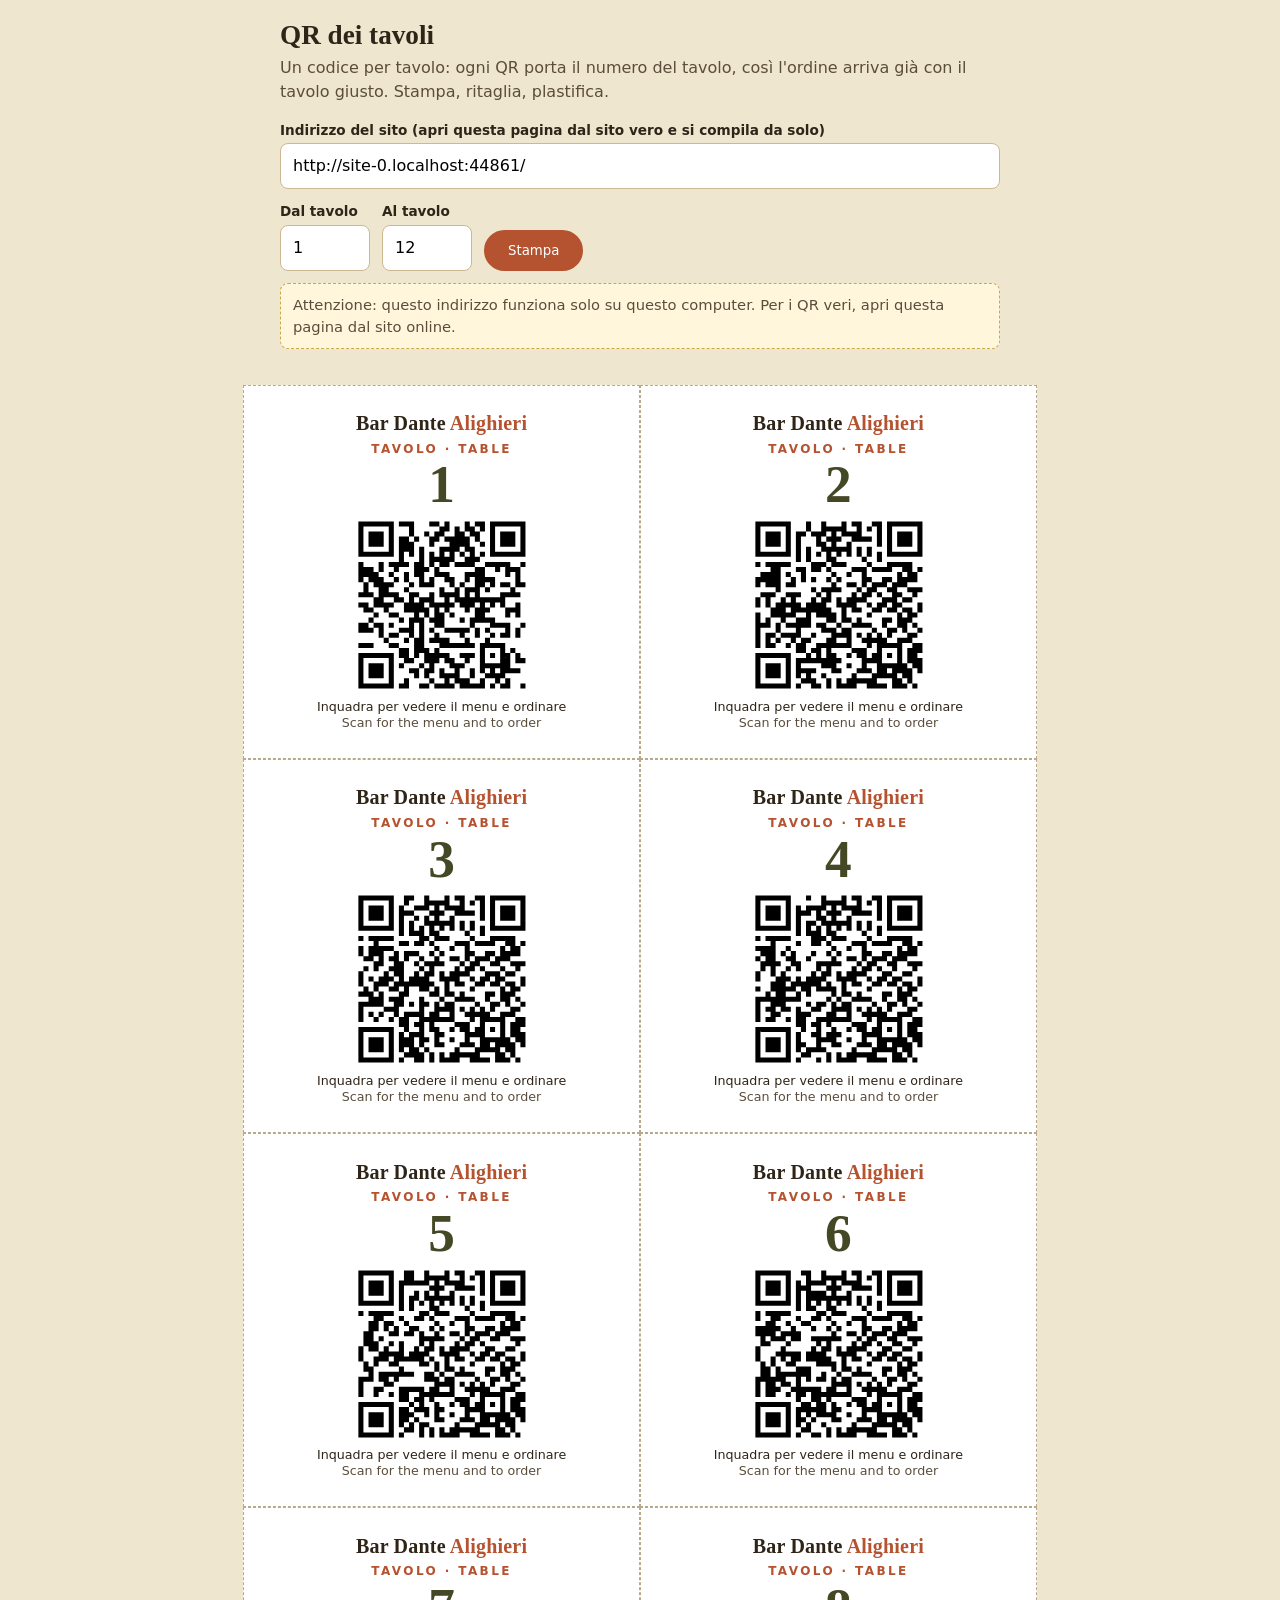
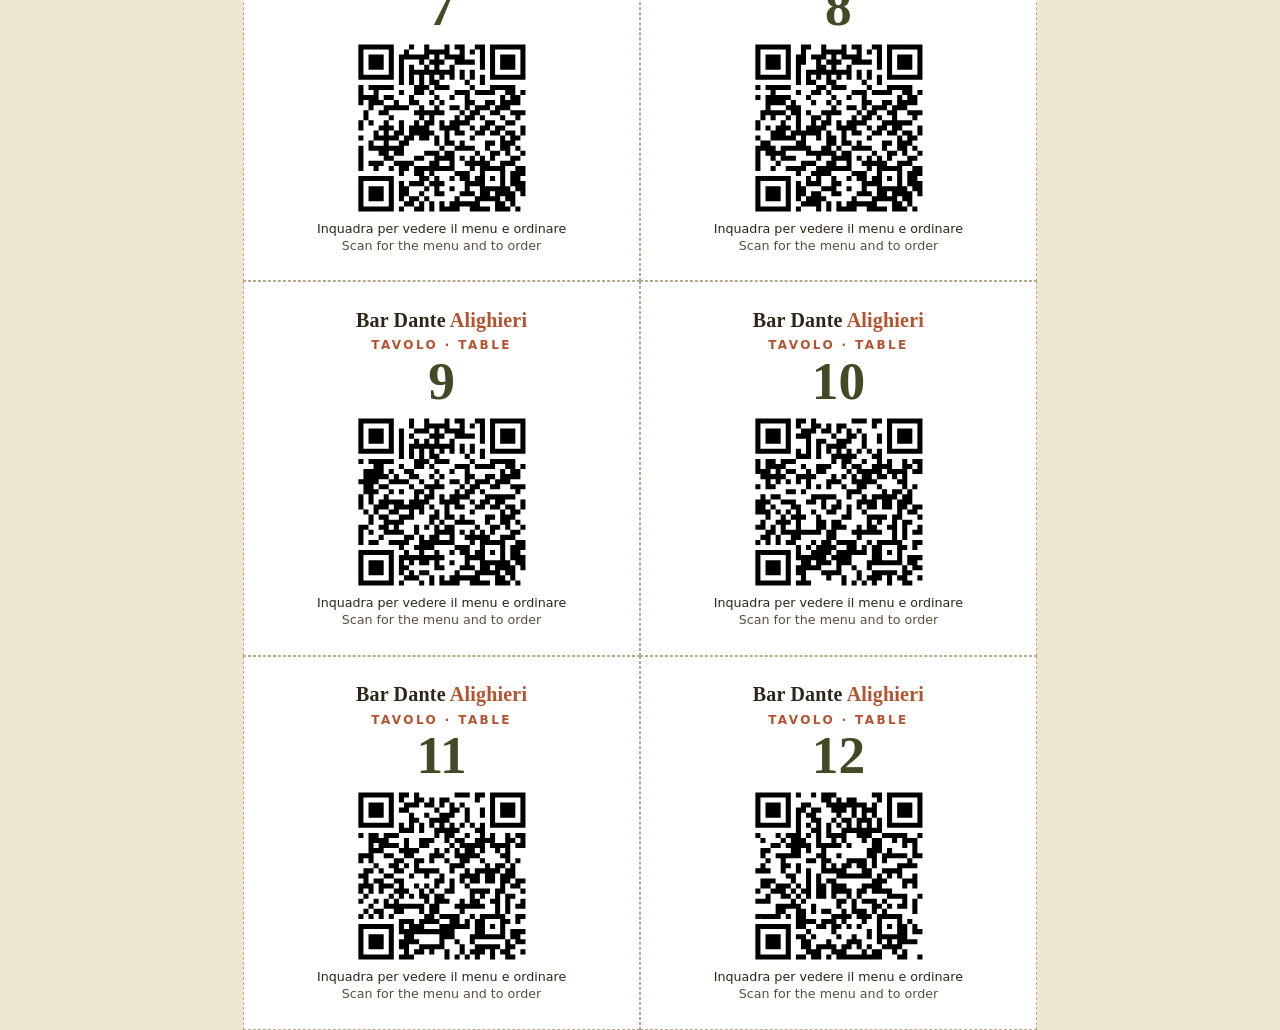
<file: tools/qr-sheet.html>
<!DOCTYPE html>
<html lang="it">
<head>
<meta charset="utf-8">
<meta name="viewport" content="width=device-width, initial-scale=1">
<meta name="robots" content="noindex,nofollow">
<title>Stampa i QR dei tavoli · Bar Dante Alighieri</title>
<style>
  :root{--cream:#faf3e6;--terracotta:#b5522f;--olive-d:#444825;--ink:#2e2418}
  *{box-sizing:border-box}
  body{margin:0;background:#efe6d0;color:var(--ink);font:16px/1.5 system-ui,-apple-system,"Segoe UI",Roboto,sans-serif}
  .controls{max-width:760px;margin:0 auto;padding:20px}
  .controls h1{font:600 1.7rem Georgia,serif;margin:0 0 .3rem}
  .controls p{margin:.3rem 0 1rem;color:#5b4d3b}
  .row{display:flex;flex-wrap:wrap;gap:12px;align-items:end;margin-bottom:12px}
  label{display:block;font-weight:700;font-size:.85rem;margin-bottom:3px}
  input{font:inherit;padding:10px 12px;border:1.5px solid #cdb893;border-radius:8px;background:#fff}
  #site{width:100%;min-width:260px}
  .grow{flex:1 1 320px}
  button{font:700 1rem inherit;font-family:inherit;padding:11px 22px;border-radius:999px;border:2px solid var(--terracotta);background:var(--terracotta);color:#fff;cursor:pointer}
  .warn{background:#fff6dc;border:1px dashed #c9a84a;border-radius:8px;padding:10px 12px;font-size:.92rem}
  .sheet{max-width:210mm;margin:0 auto;display:grid;grid-template-columns:repeat(2,1fr);gap:0;background:#fff}
  .card{border:1px dashed #b9a98a;padding:7mm 6mm;height:99mm;text-align:center;break-inside:avoid;display:flex;flex-direction:column;align-items:center;justify-content:space-between}
  .bar{font:600 15pt Georgia,serif;letter-spacing:.01em}
  .bar span{color:var(--terracotta)}
  .table{font:600 40pt/1 Georgia,serif;color:var(--olive-d)}
  .table small{display:block;font:700 9pt system-ui,sans-serif;letter-spacing:.2em;text-transform:uppercase;color:var(--terracotta);margin-bottom:2pt}
  .qr svg{width:46mm;height:46mm;display:block}
  .how{font-size:9.5pt;line-height:1.3}
  .how em{color:#5b4d3b;font-style:normal;display:block}
  @page{size:A4;margin:0}
  @media print{
    body{background:#fff}
    .controls{display:none}
    .sheet{max-width:none;width:210mm}
    .card{height:99mm}
  }
</style>
</head>
<body>
<div class="controls">
  <h1>QR dei tavoli</h1>
  <p>Un codice per tavolo: ogni QR porta il numero del tavolo, così l'ordine arriva già con il tavolo giusto. Stampa, ritaglia, plastifica.</p>
  <div class="row">
    <div class="grow"><label for="site">Indirizzo del sito (apri questa pagina dal sito vero e si compila da solo)</label>
      <input id="site" placeholder="https://…/"></div>
  </div>
  <div class="row">
    <div><label for="from">Dal tavolo</label><input id="from" type="number" min="1" max="99" value="1" style="width:90px"></div>
    <div><label for="to">Al tavolo</label><input id="to" type="number" min="1" max="99" value="12" style="width:90px"></div>
    <button id="print" type="button">Stampa</button>
  </div>
  <p class="warn" id="warn" hidden></p>
</div>
<div class="sheet" id="sheet"></div>
<script src="qrcode.js"></script>
<script>
(function () {
  var site = document.getElementById('site');
  var from = document.getElementById('from'), to = document.getElementById('to');
  var sheet = document.getElementById('sheet'), warn = document.getElementById('warn');
  // this page lives in /tools/, so the site root is one level up
  if (location.protocol.indexOf('http') === 0) site.value = new URL('../', location.href).href;

  function render() {
    sheet.innerHTML = '';
    var base = site.value.trim();
    warn.hidden = true;
    if (!/^https?:\/\/[^\s]+$/.test(base)) { warn.hidden = false; warn.textContent = 'Inserisci l’indirizzo del sito (https://…) per generare i QR.'; return; }
    if (location.protocol === 'file:' || /localhost|127\.0\.0\.1/.test(base)) {
      warn.hidden = false; warn.textContent = 'Attenzione: questo indirizzo funziona solo su questo computer. Per i QR veri, apri questa pagina dal sito online.';
    }
    if (base.slice(-1) !== '/' && base.indexOf('?') < 0 && !/\.html?$/.test(base)) base += '/';
    var a = Math.max(1, parseInt(from.value, 10) || 1), z = Math.min(99, parseInt(to.value, 10) || a);
    for (var n = a; n <= z; n++) {
      var url = base + '?table=' + n + '#carta';
      var qr = qrcode(0, 'M'); qr.addData(url); qr.make();
      var card = document.createElement('div'); card.className = 'card';
      card.innerHTML = '<div class="bar">Bar Dante <span>Alighieri</span></div>' +
        '<div class="table"><small>Tavolo · Table</small>' + n + '</div>' +
        '<div class="qr">' + qr.createSvgTag({ cellSize: 6, margin: 4, scalable: true }) + '</div>' +
        '<div class="how">Inquadra per vedere il menu e ordinare<em>Scan for the menu and to order</em></div>';
      card.setAttribute('data-url', url);
      sheet.appendChild(card);
    }
  }
  [site, from, to].forEach(function (el) { el.addEventListener('input', render); });
  document.getElementById('print').addEventListener('click', function () { window.print(); });
  render();
})();
</script>
</body>
</html>
</file>
<file: styles.css>
/* Self-hosted fonts (SIL Open Font License; see fonts/LICENSE-*.txt) */
@font-face{font-family:'Cormorant Garamond';font-style:normal;font-weight:500;font-display:swap;src:url(fonts/cormorant-garamond-latin-500-normal.woff2) format('woff2')}
@font-face{font-family:'Cormorant Garamond';font-style:normal;font-weight:600;font-display:swap;src:url(fonts/cormorant-garamond-latin-600-normal.woff2) format('woff2')}
@font-face{font-family:'Cormorant Garamond';font-style:italic;font-weight:500;font-display:swap;src:url(fonts/cormorant-garamond-latin-500-italic.woff2) format('woff2')}
@font-face{font-family:'Lato';font-style:normal;font-weight:400;font-display:swap;src:url(fonts/lato-latin-400-normal.woff2) format('woff2')}
@font-face{font-family:'Lato';font-style:normal;font-weight:700;font-display:swap;src:url(fonts/lato-latin-700-normal.woff2) format('woff2')}
:root{
  --cream:#faf3e6; --cream-2:#f2e7d0; --terracotta:#b5522f; --terracotta-d:#8f3e22;
  --olive:#5d6234; --gold:#b08d3c; --olive-d:#444825; --ink:#2e2418; --muted:#6b5b48;
  --serif:'Cormorant Garamond',Georgia,'Times New Roman',serif;
  --sans:'Lato',system-ui,-apple-system,'Segoe UI',Roboto,sans-serif;
}
*{box-sizing:border-box}
html{scroll-behavior:smooth;scroll-padding-top:72px}
body{margin:0;background:var(--cream);color:var(--ink);font:17px/1.65 var(--sans)}
img{max-width:100%;height:auto;display:block}
a{color:var(--terracotta-d)}
.wrap{max-width:1080px;margin:0 auto;padding:0 20px}
.sr-only{position:absolute;width:1px;height:1px;overflow:hidden;clip:rect(0 0 0 0);white-space:nowrap}

/* language switching */
html[data-lang="it"] span[lang="en"],
html[data-lang="en"] span[lang="it"],
html:not([data-lang="it"]):not([data-lang="en"]) span[lang="it"],
html:not([data-lang="it"]):not([data-lang="en"]) span[lang="en"]{display:none !important}

/* header */
.site-header{position:sticky;top:0;z-index:50;background:rgba(250,243,230,.96);border-bottom:1px solid #e3d3b4;backdrop-filter:blur(6px)}
.header-inner{display:flex;align-items:center;min-height:64px}
.brand{margin-right:auto;font-family:var(--serif);font-size:1.6rem;font-weight:600;color:var(--ink);text-decoration:none;line-height:1}
.brand span{color:var(--terracotta)}
.nav{display:flex;align-items:center;gap:22px}
.nav a{color:var(--ink);text-decoration:none;font-size:.95rem;font-weight:700;letter-spacing:.03em}
.nav a:hover{color:var(--terracotta)}
.lang-picker{display:flex;align-items:center;gap:6px;margin-left:22px}
.lang-btn .abbr{display:none}
.lang-btn{display:inline-flex;align-items:center;gap:6px;font:700 .85rem var(--sans);color:var(--olive-d);background:transparent;border:1px solid var(--olive);border-radius:999px;padding:6px 12px;min-height:34px;cursor:pointer}
.lang-btn[aria-pressed="true"],.more-btn.active{background:var(--olive);color:#fff}
.more-btn{padding:6px 9px}
.more-label{display:none}
.more-wrap{position:relative}
.lang-panel{position:absolute;right:0;top:calc(100% + 8px);z-index:60;width:250px;max-height:70vh;overflow-y:auto;background:var(--cream);border:1px solid #d9c7a3;border-radius:8px;box-shadow:0 12px 30px rgba(46,36,24,.2);padding:6px}
.lang-panel[hidden]{display:none}
.lang-panel ul{list-style:none;margin:0;padding:0}
.lang-item{display:flex;flex-direction:column;align-items:flex-start;width:100%;text-align:left;background:none;border:0;border-radius:6px;padding:9px 12px;min-height:42px;font:700 1rem var(--sans);color:var(--ink);cursor:pointer}
.lang-item:hover:not(:disabled),.lang-item[aria-current]{background:var(--cream-2)}
.lang-item[aria-current]{color:var(--terracotta-d)}
.lang-item:disabled{color:#a3978a;cursor:not-allowed;font-weight:400}
.lang-item small{display:block;margin-top:2px;font:400 .72rem/1.3 var(--sans);color:#a3978a}
.lang-divider{height:1px;margin:6px 8px;background:#d9c7a3}
.mt-note,.mt-note-foot{margin:0;background:#fff6dc;color:#6b5420;font-size:.8rem;text-align:center;padding:6px 16px}
.mt-note[hidden],.mt-note-foot[hidden]{display:none}
.mt-note-foot{background:transparent;color:#efe6d0;opacity:.85;padding:0 0 14px}
.menu-toggle{display:none;background:none;border:0;padding:10px;cursor:pointer}
.bars,.bars::before,.bars::after{display:block;width:24px;height:2px;background:var(--ink);position:relative;content:""}
.bars::before{position:absolute;top:-7px}.bars::after{position:absolute;top:7px}

/* hero — warm gradient fallback; .hero-has-photo: sharp people photo + bottom text strip */
.hero{position:relative;min-height:calc(100svh - 65px);max-height:760px;display:flex;align-items:flex-end;color:#fff;overflow:hidden;
  background:radial-gradient(120% 90% at 85% 10%,#a24a2a 0%,rgba(162,74,42,0) 60%),linear-gradient(160deg,#6c2d19 0%,#7d3a20 38%,#444825 100%)}
.hero-photo{position:absolute;inset:0;width:100%;height:100%;object-fit:cover;object-position:50% 35%;z-index:0;pointer-events:none;
  filter:none;-webkit-filter:none}
/* Soft fade only into the bottom strip — no full-photo blur, faces stay sharp above */
.hero-has-photo::before{content:"";position:absolute;left:0;right:0;bottom:0;height:30%;z-index:1;pointer-events:none;
  background:linear-gradient(180deg,rgba(20,12,8,0) 0%,rgba(20,12,8,.1) 40%,rgba(20,12,8,.38) 100%)}
.hero-laurel{position:absolute;right:-90px;top:42%;width:min(620px,95vw);height:min(620px,95vw);transform:translateY(-50%);color:rgba(250,243,230,.08);pointer-events:none;z-index:2}
.hero-has-photo .hero-laurel{opacity:.55}
/* Full-bleed solid (nearly) dark band along the bottom; words + buttons live here */
.hero-strip{position:relative;z-index:3;width:100%;margin-top:auto;
  background:linear-gradient(180deg,rgba(22,14,10,.25) 0%,rgba(22,14,10,.55) 100%);
  border-top:1px solid rgba(240,201,168,.28);
  box-shadow:0 -12px 28px rgba(12,8,4,.18)}
.hero-content{position:relative;padding:22px 0 24px;z-index:3;max-width:40rem}
.hero-has-photo .hero-content{
  background:transparent;backdrop-filter:none;-webkit-backdrop-filter:none;
  border:0;border-radius:0;box-shadow:none;max-width:42rem;padding:18px 0 20px}
.hero-content .eyebrow,.hero-content h1,.hero-content .hero-story,.hero-content .lead,.hero-content .hero-open{
  text-shadow:0 2px 6px rgba(0,0,0,.85),0 0 2px rgba(0,0,0,.9)}
.eyebrow{font-weight:700;letter-spacing:.2em;text-transform:uppercase;font-size:.8rem;color:var(--terracotta);margin:0 0 .6rem}
.hero .eyebrow{color:#f0c9a8}
h1,h2,h3{font-family:var(--serif);font-weight:600;line-height:1.1;margin:0 0 .5em}
h1{font-size:clamp(2.2rem,8vw,4.4rem);letter-spacing:.005em}
.hero-has-photo h1{margin-bottom:.25em}
h2{font-size:clamp(2rem,5vw,3rem)}
h3{font-size:1.5rem}
.lead{font-size:1.3rem;max-width:30em}
.hero-has-photo .lead{font-size:clamp(1rem,3.4vw,1.2rem);max-width:36em;margin:.35rem 0 0;opacity:.95}
.hero-open{margin:1rem 0 0;min-height:1.6em}
.hero-has-photo .hero-open{margin:.7rem 0 0}
.hero-actions{display:flex;flex-wrap:wrap;gap:12px;margin-top:1.4rem}
.hero-has-photo .hero-actions{margin-top:1rem;gap:10px}
.hero-has-photo .hero-story{margin:-.05rem 0 .35rem;font-size:clamp(1.1rem,3.2vw,1.45rem)}
@media (max-width:620px){
  .hero{min-height:calc(100svh - 58px);max-height:none}
  .hero-has-photo .hero-content{padding:14px 0 16px}
  .hero-has-photo .lead{font-size:1rem;line-height:1.45}
  .hero-has-photo .hero-actions .btn{min-height:44px;padding:8px 18px;font-size:.95rem}
  .hero-photo{object-position:50% 30%}
}
.btn{display:inline-flex;align-items:center;justify-content:center;min-height:48px;background:var(--terracotta);color:#fff;text-decoration:none;font-weight:700;padding:10px 26px;border-radius:999px;border:2px solid var(--terracotta);transition:background .2s;text-align:center}
.btn:hover{background:var(--terracotta-d);border-color:var(--terracotta-d)}
.btn-ghost{background:transparent;border-color:#fff}
.btn-ghost:hover{background:rgba(255,255,255,.18);border-color:#fff}
.btn-light{background:var(--cream);color:var(--olive-d);border-color:var(--cream)}
.btn-light:hover{background:#fff;border-color:#fff}
.btn-outline{background:transparent;color:var(--terracotta-d)}
.btn-outline:hover{background:var(--terracotta);color:#fff}
.btn-wa{background:#1f9d55;border-color:#1f9d55}
.btn-wa:hover{background:#177a42;border-color:#177a42}
.btn[hidden]{display:none}

/* open-now badge (computed in the browser from the usual hours; nothing to maintain) */
.open-badge{display:none;align-items:center;gap:8px;font-weight:700;font-size:.9rem}
.open-badge[data-state]{display:inline-flex}
.open-badge::before{content:"";width:9px;height:9px;border-radius:50%;background:#9aa08a;flex:none}
.open-badge[data-state="open"]::before{background:#5fbf6a;box-shadow:0 0 0 3px rgba(95,191,106,.28)}
.open-badge[data-state="closed"]::before,.open-badge[data-state="closedtoday"]::before{background:#d98a6a}
.ob{display:none}
.open-badge[data-state="open"] .ob-open,.open-badge[data-state="closed"] .ob-closed,.open-badge[data-state="closedtoday"] .ob-closedtoday{display:inline}
.open-badge.inline{font-family:var(--sans);font-size:.78rem;margin-left:8px;vertical-align:middle;color:var(--olive-d)}

/* sections */
.section{padding:84px 0}
.tint{background:var(--cream-2)}
.two-col{display:grid;grid-template-columns:1.2fr 1fr;gap:56px;align-items:center}
.narrow{max-width:760px}
.note-small{font-size:.92rem;color:var(--muted)}
.section-intro{max-width:38em;color:var(--muted)}

/* menu */
.menu-grid{columns:2;column-gap:24px;margin-top:28px}
.menu-card{background:var(--cream);border:1px solid #e3d3b4;border-radius:6px;padding:20px 22px;margin:0 0 20px;break-inside:avoid}
.menu-card h3{color:var(--olive-d);border-bottom:2px solid var(--terracotta);padding-bottom:6px;display:inline-block}
.menu-card h4{font-family:var(--sans);font-size:.78rem;letter-spacing:.14em;text-transform:uppercase;color:var(--terracotta);margin:1.1rem 0 0}
.card-note{margin:.2rem 0 0;font-size:.9rem;color:var(--muted);font-style:italic}
.menu-card ul{list-style:none;padding:0;margin:.5rem 0 0}
.menu-card li{display:flex;justify-content:space-between;gap:14px;align-items:baseline;padding:7px 0;border-bottom:1px dotted #cdb893}
.menu-card li:last-child{border:0}
.dish strong{display:block;font-weight:700}
.dish .desc{display:block;font-size:.88rem;color:var(--muted);font-style:normal}
.price{font-family:var(--serif);font-weight:600;font-size:1.1rem;color:var(--terracotta-d);white-space:nowrap}
.menu-note{background:var(--olive);color:#fff;border-color:var(--olive)}
.menu-note h3{color:#fff;border-color:#f0c9a8}

/* wines */
.sub{font-size:1.25rem;color:var(--terracotta);margin:1.2em 0 .3em}
.wine-list{list-style:none;padding:0;margin:0 0 1rem;columns:1}
.wine-list li{padding:6px 0 6px 22px;position:relative;font-family:var(--serif);font-size:1.3rem}
.wine-list li::before{content:"";position:absolute;left:0;top:.95em;width:8px;height:8px;border-radius:50%;background:var(--terracotta)}

/* find us */
.find-grid{display:grid;grid-template-columns:1fr 1.3fr;gap:40px;margin-top:28px}
address{font-style:normal;font-size:1.1rem;margin-bottom:1rem}
dl{display:grid;grid-template-columns:auto 1fr;gap:4px 16px;margin:0 0 1rem}
dt{font-weight:700;color:var(--olive-d)}dd{margin:0}
.hours{border-collapse:collapse;width:100%;max-width:340px;margin-bottom:1.2rem}
.hours th,.hours td{text-align:left;padding:5px 0;border-bottom:1px solid #d9c7a3}
.hours td{text-align:right}
.hours .closed td,.hours .closed th{color:var(--terracotta-d)}
.map-frame{position:relative;flex:1;min-height:380px;border-radius:6px;overflow:hidden;box-shadow:0 10px 28px rgba(46,36,24,.15)}
.map-frame iframe{position:absolute;inset:0;width:100%;height:100%;border:0}
.map-shield{position:absolute;inset:0;z-index:2;width:100%;border:0;padding:0;margin:0;background:transparent;cursor:pointer;display:flex;align-items:flex-end;justify-content:center;-webkit-tap-highlight-color:transparent}
.map-hint{margin-bottom:14px;padding:7px 14px;border-radius:999px;background:rgba(46,36,24,.78);color:#fff;font:700 .85rem var(--sans);pointer-events:none}
.map-frame.active .map-shield{display:none}
.map-lock{position:absolute;top:10px;right:10px;z-index:3;width:40px;height:40px;border-radius:50%;border:0;background:rgba(46,36,24,.78);color:#fff;font-size:1.6rem;line-height:1;cursor:pointer}
.map-lock[hidden]{display:none}
.map{display:flex;flex-direction:column;gap:8px}
.map-link{font-size:.9rem}

/* footer */
.site-footer{background:var(--olive-d);color:#efe6d0;text-align:center;padding:48px 0}
.site-footer p{margin:.2rem 0}
.brand-foot{font-family:var(--serif);font-size:1.8rem;color:#fff}
.small{font-size:.85rem;opacity:.8}

/* mobile */
@media (max-width:960px){
  .menu-toggle{display:block;margin-left:2px}
  .nav{display:none;position:absolute;top:100%;left:0;right:0;background:var(--cream);flex-direction:column;align-items:flex-start;gap:0;padding:8px 20px 18px;border-bottom:1px solid #e3d3b4}
  .nav.open{display:flex;max-height:calc(100vh - 66px);overflow-y:auto}
  .nav a{padding:12px 0;width:100%;border-bottom:1px solid #eadfc6}
  .brand{font-size:1.3rem;min-width:0}
  .lang-picker{margin-left:8px;gap:4px}
  .lang-btn .full{display:none}
  .lang-btn .abbr{display:inline}
  .lang-btn{padding:6px 10px;min-height:36px}
  .more-btn{padding:6px 9px}
  .more-wrap{position:static}
  .lang-panel{position:absolute;top:calc(100% + 4px);left:12px;right:12px;width:auto;max-width:340px;margin-left:auto;max-height:70vh}
  .header-inner{position:relative}
}
@media (max-width:820px){
  .section{padding:60px 0}
  .hero-laurel{right:-170px;opacity:.9}
  .dante-list > div{grid-template-columns:1fr}
  .menu-tabs{top:65px}
  .two-col,.find-grid{grid-template-columns:1fr;gap:32px}
}
@media (prefers-reduced-motion:reduce){html{scroll-behavior:auto}}

.zoomable{cursor:zoom-in}
.lightbox{position:fixed;inset:0;z-index:100;background:rgba(20,14,8,.92);display:flex;align-items:center;justify-content:center;padding:16px;cursor:zoom-out}
.lightbox[hidden]{display:none}
.lightbox img{max-width:100%;max-height:100%;object-fit:contain;border-radius:4px;box-shadow:0 10px 40px rgba(0,0,0,.5)}
.lightbox-close{position:absolute;top:10px;right:10px;width:48px;height:48px;border-radius:50%;border:0;background:rgba(255,255,255,.18);color:#fff;font-size:2rem;line-height:1;cursor:pointer}

/* menu: chips + card toggles */
.card-toggle{background:none;border:0;padding:0;margin:0;font:inherit;color:inherit;text-align:left}
.card-toggle:disabled{color:inherit;cursor:default}
.menu-card{scroll-margin-top:132px}
.menu-card[hidden]{display:none}

.lightbox-nav{position:absolute;top:50%;transform:translateY(-50%);width:48px;height:56px;border:0;border-radius:8px;background:rgba(255,255,255,.18);color:#fff;font-size:2.4rem;line-height:1;cursor:pointer}
.lightbox-nav[hidden]{display:none}
.lightbox-prev{left:8px}.lightbox-next{right:8px}
.lightbox-count{position:absolute;left:0;right:0;bottom:12px;margin:0;text-align:center;color:#fff;font-size:.9rem;letter-spacing:.06em;text-shadow:0 1px 3px rgba(0,0,0,.6);pointer-events:none}
.lightbox-count[hidden]{display:none}
@media (max-width:380px){.brand{font-size:1.15rem}.lang-btn{padding:6px 8px}}

/* menu: category filter (sticky) */
.menu-tabs{display:flex;position:sticky;top:65px;z-index:40;gap:8px;overflow-x:auto;padding:10px 20px;margin:22px -20px 0;background:var(--cream-2);border-bottom:1px solid #e3d3b4;scrollbar-width:none;-webkit-overflow-scrolling:touch}
.menu-tabs::-webkit-scrollbar{display:none}
.menu-tabs button{flex:none;font:700 .88rem var(--sans);color:var(--olive-d);background:var(--cream);border:1px solid var(--olive);border-radius:999px;padding:8px 16px;min-height:44px;white-space:nowrap;cursor:pointer}
.menu-tabs button.active{background:var(--olive);color:#fff}
.menu-disclaimer{margin:.8rem 0 0;font-size:.85rem;font-style:italic;color:var(--muted)}
.price.ask{font:italic 400 .8rem var(--sans);color:var(--muted)}
.menu-card h3{margin-bottom:.2em}

/* chi siamo: typographic timeline instead of a photo */
.timeline{background:var(--olive-d);color:#fff;border-radius:10px;padding:40px 28px;text-align:center;display:flex;flex-direction:column;align-items:center;gap:18px;box-shadow:0 14px 34px rgba(46,36,24,.18)}
.tl-big{display:block;font-family:var(--serif);font-size:clamp(2rem,5vw,2.6rem);font-weight:600;line-height:1.1}
.tl-who{display:block;margin-top:6px;color:#f0c9a8;letter-spacing:.08em;font-size:.95rem}
.tl-laurel{width:84px;height:84px;color:#c9b97a}

/* dante */
.dante{position:relative;background:var(--olive-d);color:#f3ead6;overflow:hidden}
.dante-laurel{position:absolute;left:50%;top:50%;width:min(760px,130vw);height:min(760px,130vw);transform:translate(-50%,-50%);color:rgba(250,243,230,.06);pointer-events:none}
.dante-inner{position:relative;max-width:780px}
.dante .eyebrow{color:#f0c9a8}
.dante h2{color:#fff}
.dante-lead{font-size:1.18rem}
.dante-lead em{color:#fff;font-family:var(--serif);font-size:1.25em}
.dante-sub{font-family:var(--serif);font-style:italic;font-size:1.35rem;margin:2rem 0 .4rem;color:#fff}
.dante dl.dante-list{display:block;margin:0 0 1.6rem}
.dante-list > div{display:grid;grid-template-columns:7.2rem 1fr;gap:6px 16px;padding:10px 0;border-bottom:1px solid rgba(255,255,255,.16)}
.dante-list dt{font-family:var(--serif);font-size:1.45rem;font-weight:600;color:#f0c9a8}
.dante-list dd{align-self:center}
blockquote.dante-quote{margin:2.8rem 0 0;padding:0;background:none;border:0;border-radius:0;font-style:normal}
.dante-quote p{margin:0;font-family:var(--serif);font-style:italic;font-size:clamp(1.7rem,4.5vw,2.5rem);line-height:1.25;color:#fff}
.dante-quote footer{margin-top:.8rem;font-size:1rem;color:#f0c9a8}

/* find us */
.contact-actions{display:flex;flex-wrap:wrap;gap:10px;margin:1rem 0 1.4rem}
.extra-contacts[hidden]{display:none}
.hours tr.today th,.hours tr.today td{font-weight:700;background:rgba(181,82,47,.12)}
.hours tr.today th{padding-left:8px}.hours tr.today td{padding-right:8px}

/* menu: fold-open categories on phones (everything is open on bigger screens).
   Verified 2026-11-06: drinks/wines menu cards stack to one column below 820px. */
@media (max-width:820px){
  .menu-grid{columns:1;margin-top:14px}
  .menu-card{padding:0;margin-bottom:12px}
  .menu-card h3{display:block;border:0;padding:0;margin:0}
  .card-toggle{display:flex;justify-content:space-between;align-items:center;gap:12px;width:100%;min-height:54px;padding:12px 18px;cursor:pointer;font-family:var(--serif);font-size:1.4rem;font-weight:600;color:var(--olive-d)}
  .card-toggle::after{content:"";flex:none;width:9px;height:9px;border-right:2px solid var(--terracotta);border-bottom:2px solid var(--terracotta);transform:rotate(45deg);margin-top:-4px;transition:transform .2s}
  .menu-card.open .card-toggle::after{transform:rotate(-135deg);margin-top:4px}
  .card-body{padding:0 18px 14px}
  .js .menu-card:not(.open) .card-body{display:none}
}


/* FORCE single-column drinks/wines on phones (menu-grid + #vini two-col + wine-list) */
@media (max-width:820px){
  .menu-grid,#vini .menu-grid{columns:1 !important}
  #vini .two-col,#vini .two-col.reverse{grid-template-columns:1fr !important}
  .wine-list{columns:1 !important}
}
@media (max-width:620px){
  .menu-grid{columns:1 !important}
  #vini .two-col{grid-template-columns:1fr !important}
}
/* gallery (hidden until photos exist) */
main img{cursor:zoom-in}
.gallery{display:grid;grid-template-columns:repeat(4,1fr);gap:10px;margin-top:26px}
/* gallery phone: 2 cols then 1 */
@media (max-width:820px){
  .gallery{grid-template-columns:repeat(2,1fr);gap:8px}
  .gallery.collapsed{max-height:calc(2 * (50vw - 18px) + 8px)}
}
@media (max-width:620px){
  .gallery{grid-template-columns:1fr;gap:8px}
  .gallery.collapsed{max-height:calc(2 * (100vw - 48px) + 8px)}
}
.g-tile{padding:0;border:0;background:var(--cream-2);border-radius:6px;overflow:hidden;aspect-ratio:1;cursor:zoom-in;display:block}
.g-tile img{width:100%;height:100%;object-fit:cover;transition:transform .35s}
.g-tile:hover img{transform:scale(1.04)}
.gallery.collapsed{max-height:calc(2 * (25vw - 12px) + 10px);overflow:hidden;-webkit-mask-image:linear-gradient(#000 70%,transparent);mask-image:linear-gradient(#000 70%,transparent)}
@media (min-width:1100px){.gallery.collapsed{max-height:470px}}
.gallery-more{text-align:center;margin:1.2rem 0 0}
.center{text-align:center}

/* dante verse */
.verse{margin:2.2rem 0 0;padding:22px 24px;border:1px solid rgba(255,255,255,.22);border-radius:10px;background:rgba(0,0,0,.14)}
.verse-label{margin:0 0 .6rem;font-weight:700;letter-spacing:.16em;text-transform:uppercase;font-size:.75rem;color:#f0c9a8}
.verse-text{margin:0;font-family:var(--serif);font-style:italic;font-size:clamp(1.35rem,3.6vw,1.8rem);line-height:1.3;color:#fff;white-space:pre-line}
.verse-gloss{margin:.7rem 0 1rem;font-size:.98rem;color:#e6dcc4}
.verse-ref{white-space:nowrap;opacity:.85}

/* feedback */
.feedback-actions{display:flex;flex-wrap:wrap;gap:12px;justify-content:center;margin-top:1.4rem}
.linklike{background:none;border:0;padding:0;font:inherit;color:var(--terracotta-d);text-decoration:underline;cursor:pointer}
.wifi{margin:.2rem 0 1rem;font-size:.95rem}
.wifi-done{color:var(--olive-d);font-weight:700}

/* order from your table */
.order-intro{margin:1rem 0 0}
.order-hint{margin:.6rem 0 0;font-size:.92rem;color:var(--olive-d);font-weight:700}
.order-row{display:none;flex-basis:100%;margin-top:6px}
.menu-grid.ordering .order-row{display:block}
.menu-grid.ordering .menu-card li{flex-wrap:wrap}
.opt{display:flex;align-items:center;justify-content:space-between;gap:12px;padding:3px 0}
.opt-label{font-size:.92rem;color:var(--muted)}
.order-row > .stepper{margin-left:auto}
.stepper{display:inline-flex;align-items:center;gap:6px}
.stepper button{width:44px;height:44px;border-radius:50%;border:1.5px solid var(--olive);background:var(--cream);color:var(--olive-d);font:700 1.25rem/1 var(--sans);cursor:pointer;padding:0}
.stepper button[data-d="1"]{background:var(--olive);color:#fff}
.stepper .qty{min-width:1.6em;text-align:center;font-weight:700}
.order-bar{position:fixed;left:0;right:0;bottom:0;z-index:70;display:flex;align-items:center;justify-content:space-between;gap:12px;padding:10px 16px calc(10px + env(safe-area-inset-bottom));background:var(--olive-d);color:#fff;box-shadow:0 -6px 20px rgba(0,0,0,.25)}
.order-bar[hidden]{display:none}
.order-bar p{margin:0;font-size:1.05rem}
.sheet-back{position:fixed;inset:0;z-index:90;background:rgba(20,14,8,.6);display:flex;align-items:flex-end;justify-content:center}
.sheet-back[hidden]{display:none}
.sheet{position:relative;width:100%;max-width:520px;max-height:92vh;overflow-y:auto;background:var(--cream);border-radius:16px 16px 0 0;padding:22px 20px calc(22px + env(safe-area-inset-bottom))}
@media (min-width:600px){.sheet-back{align-items:center}.sheet{border-radius:16px}}
.sheet-close{position:absolute;top:8px;right:10px;width:44px;height:44px;border:0;background:none;font-size:2rem;color:var(--ink);cursor:pointer}
.order-lines{list-style:none;margin:0 0 .8rem;padding:0}
.order-lines li{display:flex;justify-content:space-between;align-items:center;gap:10px;padding:8px 0;border-bottom:1px dotted #cdb893}
.order-empty{color:var(--muted)}
.field{display:block;margin:.7rem 0}
.field span{display:block;font-weight:700;font-size:.85rem;color:var(--olive-d);margin-bottom:3px}
.field input,.field textarea{width:100%;font:inherit;font-size:1rem;padding:11px 12px;border:1.5px solid #cdb893;border-radius:8px;background:#fff;color:var(--ink)}
.order-warn{color:var(--terracotta-d);font-weight:700;margin:.4rem 0}
.order-warn[hidden],.order-preview[hidden],.order-after[hidden]{display:none}
.order-preview{background:#fff6dc;border:1px dashed #c9a84a;border-radius:8px;padding:10px 12px;margin:.6rem 0;font-size:.9rem}
.order-preview pre{white-space:pre-wrap;margin:.4rem 0 .6rem;font:inherit;font-weight:700}
.sheet-actions{display:flex;gap:10px;justify-content:space-between;margin-top:1rem}
.sheet-actions .btn-wa{flex:1}
.order-after{margin:.8rem 0 0;font-size:.9rem;color:var(--olive-d);font-weight:700}

/* table badge + photo-ready dishes */
.order-intro{display:flex;flex-wrap:wrap;align-items:center;gap:10px 16px}
.order-hint{flex-basis:100%}
.table-badge{margin:0;padding:6px 14px;border-radius:999px;background:var(--olive-d);color:#fff;font-weight:700;letter-spacing:.04em}
.table-badge b{font-family:var(--serif);font-size:1.25em}
.menu-card li.has-photo{align-items:center}
.dish-photo{flex:none;width:64px;height:64px;border-radius:10px;object-fit:cover;background:var(--cream-2)}
.dish-photo.ph{display:flex;align-items:center;justify-content:center;background:linear-gradient(145deg,#e6d6b0,#d8c391);color:rgba(68,72,37,.45)}
.dish-photo.ph svg{width:70%;height:70%}
.menu-card li.has-photo .dish{flex:1;min-width:0}
.menu-card li.has-photo .order-row{margin-left:0}

/* daily verse + quiz (Italian and English only) */
.ie-note{display:none;margin:2rem 0 0;padding:16px 18px;border:1px dashed rgba(255,255,255,.35);border-radius:10px;color:#f3ead6}
.ie-note .btn{margin:8px 8px 0 0}
html:not([data-lang="it"]):not([data-lang="en"]) .ie-only{display:none}
html:not([data-lang="it"]):not([data-lang="en"]) .ie-note{display:block}
.ie-tag{display:inline-block;margin-left:8px;padding:2px 9px;border:1px solid rgba(240,201,168,.55);border-radius:999px;font-size:.68rem;letter-spacing:.08em;text-transform:none;font-weight:700;color:#f0c9a8;vertical-align:middle}
.quiz{margin:1.6rem 0 0;padding:24px;border-radius:12px;background:#fff1d6;color:var(--ink);border:1px solid #e3c98a}
.quiz .verse-label{color:var(--terracotta-d)}
.quiz .ie-tag{color:var(--terracotta-d);border-color:rgba(143,62,34,.4)}
.quiz-title{margin:.1rem 0 .6rem;color:var(--olive-d)}
.quiz-intro{margin:.2rem 0 1rem;color:var(--muted)}
.quiz-step{margin:0;font-weight:700;letter-spacing:.12em;text-transform:uppercase;font-size:.75rem;color:var(--terracotta-d)}
.quiz-q{margin:.4rem 0 1rem;font-family:var(--serif);font-size:1.55rem;line-height:1.2;color:var(--olive-d)}
.quiz-answers{display:grid;gap:10px}
.quiz-answer{text-align:left;font:700 1rem var(--sans);padding:14px 16px;min-height:52px;border:1.5px solid var(--olive);border-radius:12px;background:var(--cream);color:var(--olive-d);cursor:pointer}
.quiz-answer:hover,.quiz-answer:focus-visible{background:var(--olive);color:#fff}
.quiz-result{margin:.3rem 0 .4rem;font-family:var(--serif);font-weight:600;font-size:clamp(1.9rem,6vw,2.6rem);line-height:1.1;color:var(--terracotta-d)}
.quiz-line{margin:0 0 .6rem;font-size:1.05rem}
.quiz-drink{margin:0 0 1rem;font-weight:700;color:var(--olive-d)}
.quiz-actions{display:flex;flex-wrap:wrap;gap:10px}
.quiz .btn-light{background:var(--olive-d);color:#fff;border-color:var(--olive-d)}
.quiz .btn-ghost{background:transparent;color:var(--olive-d);border-color:var(--olive-d)}
.quiz-fun{margin:1rem 0 0;font-size:.8rem;color:var(--muted)}

/* install-to-home-screen hint (footer; shown only when it can work) */
.install{margin:.8rem 0 0}
.install[hidden],.install [hidden]{display:none}
#iosHint{font-size:.9rem;opacity:.9}

/* ===== Design layer: a storied café (Florian) + a bold, friendly menu (All'Antico Vinaio) ===== */
/* storied: gilt hairlines, a diamond ornament under headings, a printed-menu double rule */
.eyebrow::before{content:"";display:inline-block;width:26px;height:1px;background:var(--gold);vertical-align:middle;margin-right:10px}
.section h2::after{content:"";display:block;width:120px;height:14px;margin-top:.55rem;background:url("data:image/svg+xml,%3Csvg xmlns='http://www.w3.org/2000/svg' viewBox='0 0 120 14'%3E%3Cpath d='M0 7h48M72 7h48' stroke='%23b08d3c' stroke-width='1'/%3E%3Cpath d='M60 1l5 6-5 6-5-6z' fill='%23b08d3c'/%3E%3C/svg%3E") left center/contain no-repeat}
.center h2::after{margin-left:auto;margin-right:auto;background-position:center}
.hero::after{content:"";position:absolute;inset:14px;border:1px solid rgba(240,201,168,.38);pointer-events:none;z-index:2}
.hero-has-photo::after{opacity:.4}
.hero-story{margin:-.2rem 0 .9rem;font-family:var(--serif);font-style:italic;font-size:clamp(1.25rem,3.6vw,1.7rem);color:#f0c9a8}
.menu-card{border-color:#d9c9a3;box-shadow:inset 0 0 0 4px var(--cream),inset 0 0 0 5px #e0cfa4}
.menu-card h3{letter-spacing:.02em}
/* bold + friendly: big dish names, price pills, a question, chunky coloured chips */
.menu-ask{margin:1.4rem 0 -.2rem;font-family:var(--serif);font-weight:600;font-size:clamp(1.5rem,4.6vw,2.1rem);line-height:1.15;color:var(--terracotta-d)}
.dish strong{font-size:1.1rem;letter-spacing:.005em}
.price:not(.ask){padding:1px 11px;border-radius:999px;background:#f1dfba;color:var(--terracotta-d);font-size:1.2rem}
.menu-tabs button{font-size:.95rem;border-width:2px}
.menu-tabs button.active{background:var(--terracotta);border-color:var(--terracotta);box-shadow:0 3px 10px rgba(181,82,47,.35)}
.menu-tabs button[data-filter="caffe"]::before{content:"☕ "}
.menu-tabs button[data-filter="aperitivi"]::before{content:"🥂 "}
.menu-tabs button[data-filter="vini"]::before{content:"🍷 "}
.menu-tabs button[data-filter="birra"]::before{content:"🍺 "}
.menu-tabs button[data-filter="panini"]::before{content:"🥪 "}
.menu-tabs button[data-filter="bruschette"]::before{content:"🍞 "}
.menu-tabs button[data-filter="cucina"]::before{content:"🍝 "}
.menu-tabs button[data-filter="dolci"]::before{content:"🍰 "}

/* Dante layer: parallel text (Italian | English) and a canto-by-canto track */
.verse-parallel{display:grid;grid-template-columns:1fr 1fr;gap:0 26px;margin:.2rem 0 .3rem}
.vp-col[hidden]{display:none}
.vp-col + .vp-col{border-left:1px solid rgba(255,255,255,.22);padding-left:26px}
.vp-lang{display:block;margin-bottom:.35rem;font-weight:700;font-size:.7rem;letter-spacing:.18em;text-transform:uppercase;color:#f0c9a8}
.verse-trans{margin:0;font-family:var(--serif);font-size:clamp(1.25rem,3.3vw,1.6rem);line-height:1.3;color:#efe6d0;white-space:pre-line}
.vp-note{margin:.2rem 0 0;font-size:.74rem;color:#cfc6ae}
.vp-note[hidden],.canto-track-wrap[hidden]{display:none}
.canto-track-wrap{margin:1rem 0 .2rem}
.canto-track{display:flex;gap:10px;align-items:flex-end;height:26px}
.ct-group{display:flex;gap:2px;align-items:flex-end;flex:var(--n,1) 1 0}
.ct-group[data-c="Inferno"]{--n:34}.ct-group[data-c="Purgatorio"]{--n:33}.ct-group[data-c="Paradiso"]{--n:33}
.ct-group i{flex:1;height:12px;background:rgba(255,255,255,.26);border-radius:1px}
.ct-group i.on{height:26px;background:var(--gold);box-shadow:0 0 8px rgba(240,201,168,.8)}
.canto-label{margin:.35rem 0 0;font-size:.78rem;letter-spacing:.08em;color:#f0c9a8}
.deeper{margin:1rem 0 0;font-size:.82rem;color:#cfc6ae}
.deeper a{color:#f0c9a8}
@media (max-width:620px){
  .verse-parallel{grid-template-columns:1fr}
  .vp-col + .vp-col{border-left:0;padding-left:0;margin-top:.9rem;padding-top:.9rem;border-top:1px solid rgba(255,255,255,.22)}
  .hero::after{inset:9px}
}

/* photos woven through the page (the owner's photos): About, menu strip, wines, visit */
.two-col.reverse{grid-template-columns:1fr 1.2fr}
.photo{margin:0}
.photo img{width:100%;aspect-ratio:4/5;object-fit:cover;border-radius:8px;background:var(--cream-2);box-shadow:0 14px 34px rgba(46,36,24,.18)}
#chi-siamo .two-col{align-items:start;row-gap:28px}
#chi-siamo .two-col > div:first-child{grid-row:1 / span 2}
#chi-siamo .photo img{aspect-ratio:3/4;object-position:50% 20%}
.story-photos{display:grid;gap:14px}
.story-photos .photo figcaption,.farewell-letter figcaption{margin:.45rem 0 0;font-size:.92rem;color:var(--muted);font-style:italic}
.photo-gino img{object-position:50% 18%}
.farewell-letter{margin:8px 0 0;grid-column:1 / -1}
.farewell-letter img{width:min(420px,100%);max-height:560px;object-fit:contain;object-position:top center;border-radius:8px;background:var(--cream-2);box-shadow:0 14px 34px rgba(46,36,24,.18);display:block}
.photo-strip{display:grid;grid-template-columns:repeat(5,1fr);gap:12px;margin-top:26px}
.photo-strip img{width:100%;aspect-ratio:4/3;object-fit:cover;border-radius:6px;background:var(--cream-2)}
.visit-photo{margin:.8rem 0 0}
.visit-photo img{width:100%;max-height:380px;object-fit:cover;object-position:50% 25%;border-radius:8px;background:var(--cream-2)}
@media (max-width:820px){
  .two-col.reverse .photo{order:2}
  .photo img{aspect-ratio:4/3}
  #chi-siamo .photo img{aspect-ratio:3/4}
  /* phones: the menu is what people came for, so the three food photos become one slim swipeable row */
  .photo-strip{display:flex;overflow-x:auto;gap:8px;margin:16px -20px 0;padding:0 20px;scroll-snap-type:x mandatory;scroll-padding-left:20px;scrollbar-width:none;-webkit-overflow-scrolling:touch}
  .photo-strip::-webkit-scrollbar{display:none}
  .photo-strip img{flex:0 0 64%;height:150px;width:auto;aspect-ratio:auto;scroll-snap-align:start}
}

/* right-to-left languages (Arabic, Farsi, Hebrew): script.js sets <html dir="rtl"> */
html[dir="rtl"] .brand{margin-right:0;margin-left:auto}
html[dir="rtl"] .lang-picker{margin-left:0;margin-right:22px}
html[dir="rtl"] .lang-panel{right:auto;left:0}
html[dir="rtl"] .lang-item,html[dir="rtl"] .card-toggle,html[dir="rtl"] .quiz-answer,html[dir="rtl"] .hours th{text-align:right}
html[dir="rtl"] .hours td{text-align:left}
html[dir="rtl"] .hours tr.today th{padding-left:0;padding-right:8px}
html[dir="rtl"] .hours tr.today td{padding-right:0;padding-left:8px}
html[dir="rtl"] .wine-list li{padding:6px 22px 6px 0}
html[dir="rtl"] .wine-list li::before{left:auto;right:0}
html[dir="rtl"] .eyebrow::before{margin-right:0;margin-left:10px}
html[dir="rtl"] .section h2::after{background-position:right center}
html[dir="rtl"] .center h2::after{background-position:center}
html[dir="rtl"] .open-badge.inline{margin-left:0;margin-right:8px}
html[dir="rtl"] .order-row > .stepper{margin-left:0;margin-right:auto}
html[dir="rtl"] .map-lock{right:auto;left:10px}
@media (max-width:960px){
  html[dir="rtl"] .menu-toggle{margin-left:0;margin-right:2px}
  html[dir="rtl"] .lang-picker{margin-left:0;margin-right:8px}
  html[dir="rtl"] .lang-panel{margin-left:0;margin-right:auto}
}

/* print: the menu on paper (A4, two columns, everything open) */
@media print{
  .site-header,.hero,.dante,.order-bar,.sheet-back,#galleria,#feedback,.menu-tabs,.order-intro,.menu-disclaimer .x,#chi-siamo,#vini,#dove-siamo,.site-footer,.lightbox,.mt-note{display:none !important}
  body{background:#fff;font-size:11pt}
  .section,.tint{background:#fff;padding:0}
  .menu-grid{columns:2;column-gap:18pt}
  .js .menu-card .card-body{display:block !important}
  .menu-card{break-inside:avoid;border:0;padding:0;margin:0 0 10pt}
  .card-toggle::after{display:none}
}

/* Verse navigation and bilingual canto explanation. */
.verse-controls{display:flex;flex-wrap:wrap;gap:8px;margin:0 0 12px}
.verse-controls .btn{flex:1 1 0;min-width:0;justify-content:center;text-align:center;padding:10px 6px}
.verse-controls .btn,#verseExpand{min-height:44px;white-space:normal}
@media (max-width:380px){ /* smallest phones: Previous | Next side by side, Today full width below, so no label or arrow is clipped */
  .verse-controls .btn{flex:1 1 calc(50% - 4px);padding:10px 8px}
  #versePrev{order:1}#verseNext{order:2}#verseToday{order:3;flex-basis:100%}
}
.verse-controls .btn:focus-visible,#verseExpand:focus-visible,.verse-deeper a:focus-visible{outline:3px solid #f0c9a8;outline-offset:4px}
.verse-deeper{margin-top:16px;padding-top:12px;border-top:1px solid rgba(255,255,255,.22);color:#e6dcc4;overflow-wrap:anywhere}
.verse-deeper[hidden]{display:none}
.verse-deeper p{margin:.5rem 0 1rem}
.verse-deeper a{color:#f0c9a8;display:inline-block;min-height:44px}

/* hero text larger (Mac, Nov 6) */
.hero-has-photo h1{font-size:clamp(2.6rem,10vw,4.8rem)}
.hero-has-photo .hero-story{font-size:clamp(1.3rem,4.4vw,1.7rem)}
.hero-has-photo .lead{font-size:clamp(1.15rem,4.4vw,1.35rem)}
.hero-has-photo .eyebrow{font-size:.95rem}
.hero-has-photo .hero-open{font-size:1.1rem}

/* Bruschetta hero: full square photo, no tall cover crop (v4 table-fit layout, now with the approved tomato bruschette). */
.hero-has-photo{
  --hero-photo-size:min(100vw,800px);
  display:flex;flex-direction:column;align-items:center;
  min-height:0;max-height:none;background:#2a1d14;
}
.hero-has-photo .hero-photo{
  position:relative;inset:auto;display:block;flex:none;
  width:var(--hero-photo-size);height:auto;aspect-ratio:1;
  max-width:100%;object-fit:contain;object-position:50% 50%;
  transform:none;margin:0 auto;
}
.hero-has-photo .hero-strip{
  flex:none;width:100%;margin-top:calc(var(--hero-photo-size) * -.26);
  background:linear-gradient(180deg,rgba(22,14,10,0) 0%,rgba(22,14,10,.28) 20%,rgba(22,14,10,.65) 48%,rgba(22,14,10,.9) 78%,rgba(22,14,10,.98) 100%);
  border-top:0;box-shadow:none;backdrop-filter:none;-webkit-backdrop-filter:none;
}
.hero-has-photo::before{content:none}
.hero-has-photo .hero-laurel{display:none}
/* Larger v3 text stays intact; natural hero height may scroll on short phones. */
</file>
<file: layout.css>
/* Layout fixes kept in their own file on purpose.
   styles.css gets replaced wholesale by pushes made from older copies of it (this block was lost from styles.css twice),
   so anything that must survive lives here. Loaded after styles.css. */

/* About: the six story photos form a compact grid on desktop and one swipeable row on phones
   (a single column of tall portraits was ~3000 px long beside a short text block) */
.story-photos{grid-template-columns:1fr 1fr;gap:12px}
@media (max-width:820px){
  .story-photos{display:flex;overflow-x:auto;gap:8px;margin:0 -20px;padding:0 20px;scroll-snap-type:x mandatory;scroll-padding-left:20px;scrollbar-width:none;-webkit-overflow-scrolling:touch}
  .story-photos::-webkit-scrollbar{display:none}
  .story-photos .photo{flex:0 0 62%;scroll-snap-align:start}
  /* photos past the first two are not rendered (so not downloaded) until the row is swiped near them */
  .story-photos .photo:nth-child(n+3){content-visibility:auto;contain-intrinsic-size:auto 242px auto 323px}
}
</file>
